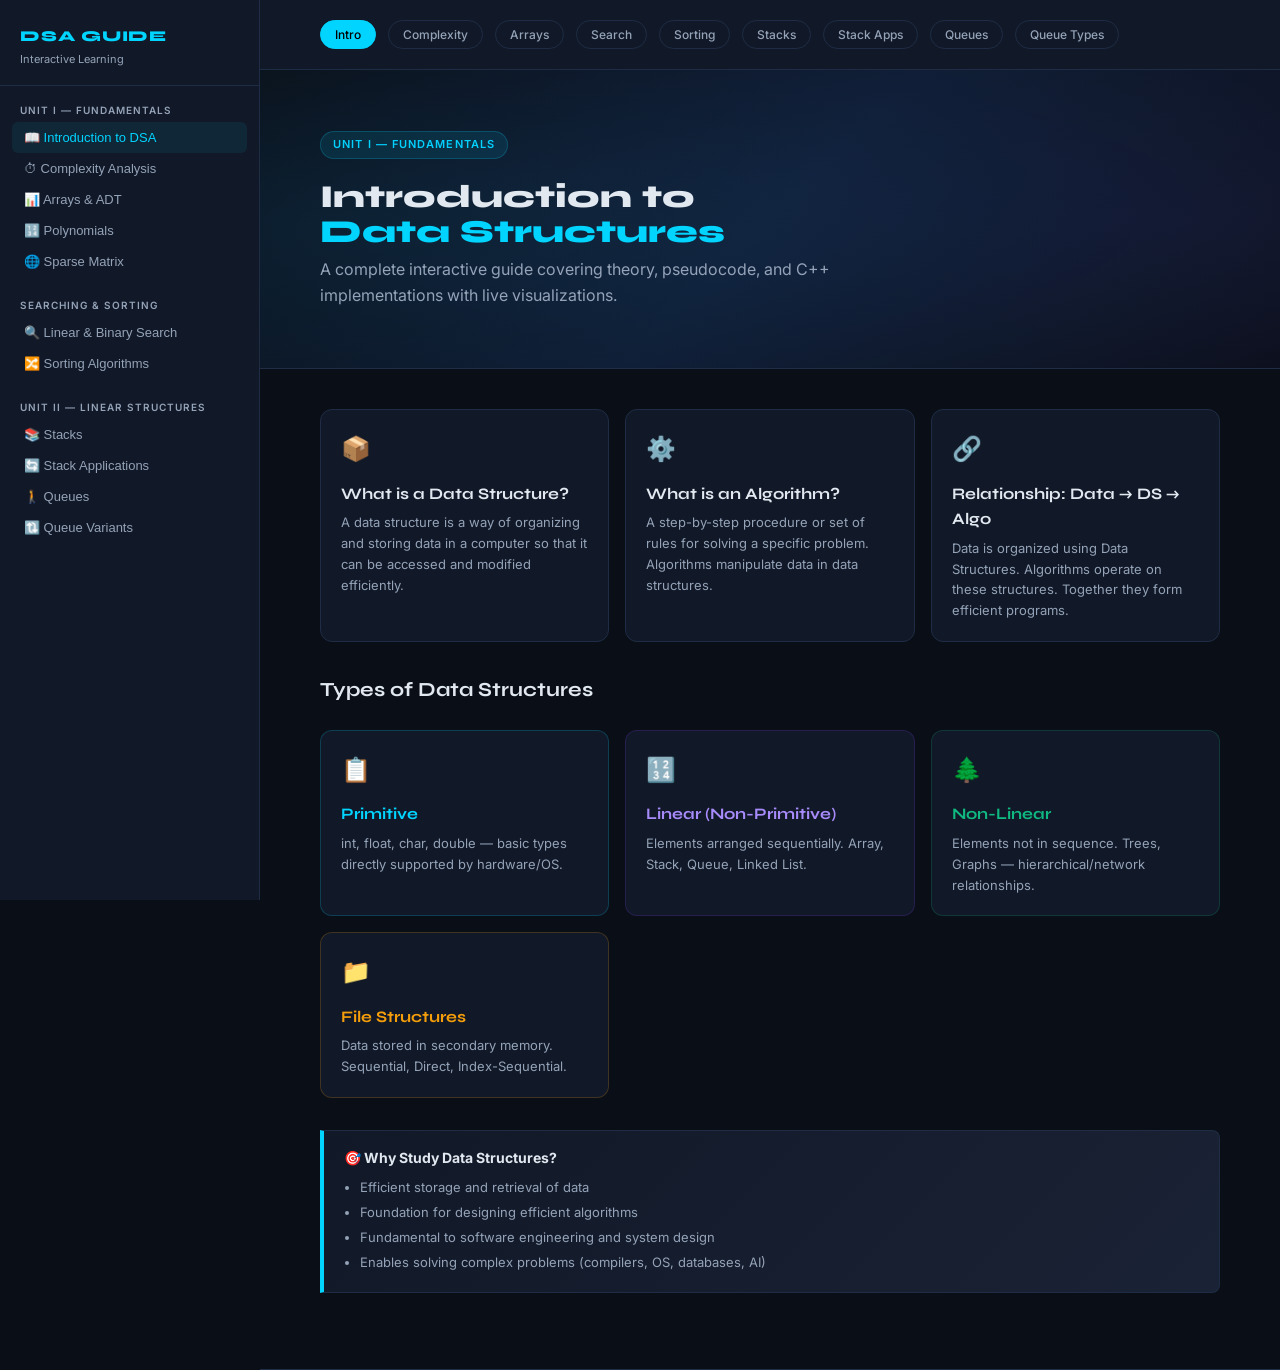
<file: index.html>
<!DOCTYPE html>
<html lang="en">
<head>
<meta charset="UTF-8">
<meta name="viewport" content="width=device-width, initial-scale=1.0">
<title>Data Structures & Algorithms — Interactive Guide</title>
<link href="https://fonts.googleapis.com/css2?family=JetBrains+Mono:wght@400;700&family=Syne:wght@400;600;800&family=Inter:wght@300;400;500&display=swap" rel="stylesheet">
<link rel="stylesheet" href="ds.css">
</head>
<body>

<!-- SIDEBAR -->
<nav id="sidebar">
  <div class="sidebar-header">
    <h1>DSA Guide</h1>
    <p>Interactive Learning</p>
  </div>

  <div class="nav-section">
    <div class="nav-section-title">Unit I — Fundamentals</div>
    <button class="nav-item active" onclick="showSection('intro')">📖 Introduction to DSA</button>
    <button class="nav-item" onclick="showSection('complexity')">⏱ Complexity Analysis</button>
    <button class="nav-item" onclick="showSection('arrays')">📊 Arrays & ADT</button>
    <button class="nav-item" onclick="showSection('polynomial')">🔢 Polynomials</button>
    <button class="nav-item" onclick="showSection('sparse')">🌐 Sparse Matrix</button>
  </div>

  <div class="nav-section">
    <div class="nav-section-title">Searching & Sorting</div>
    <button class="nav-item" onclick="showSection('search')">🔍 Linear & Binary Search</button>
    <button class="nav-item" onclick="showSection('sorting')">🔀 Sorting Algorithms</button>
  </div>

  <div class="nav-section">
    <div class="nav-section-title">Unit II — Linear Structures</div>
    <button class="nav-item" onclick="showSection('stacks')">📚 Stacks</button>
    <button class="nav-item" onclick="showSection('stack-apps')">🔄 Stack Applications</button>
    <button class="nav-item" onclick="showSection('queues')">🚶 Queues</button>
    <button class="nav-item" onclick="showSection('queue-types')">🔃 Queue Variants</button>
  </div>
</nav>

<!-- MAIN CONTENT -->
<div id="main">

<!-- TOP NAV -->
<div class="section-nav">
  <button class="snav-btn active" onclick="showSection('intro')">Intro</button>
  <button class="snav-btn" onclick="showSection('complexity')">Complexity</button>
  <button class="snav-btn" onclick="showSection('arrays')">Arrays</button>
  <button class="snav-btn" onclick="showSection('search')">Search</button>
  <button class="snav-btn" onclick="showSection('sorting')">Sorting</button>
  <button class="snav-btn" onclick="showSection('stacks')">Stacks</button>
  <button class="snav-btn" onclick="showSection('stack-apps')">Stack Apps</button>
  <button class="snav-btn" onclick="showSection('queues')">Queues</button>
  <button class="snav-btn" onclick="showSection('queue-types')">Queue Types</button>
</div>

<!-- ======================== INTRO ======================== -->
<section id="intro" class="section active">
  <div class="hero" style="margin:-60px -60px 40px; padding:60px;">
    <div class="hero-tag">Unit I — Fundamentals</div>
    <h2>Introduction to<br><span>Data Structures</span></h2>
    <p>A complete interactive guide covering theory, pseudocode, and C++ implementations with live visualizations.</p>
  </div>

  <div class="card-grid">
    <div class="card">
      <div class="card-icon">📦</div>
      <h3>What is a Data Structure?</h3>
      <p>A data structure is a way of organizing and storing data in a computer so that it can be accessed and modified efficiently.</p>
    </div>
    <div class="card">
      <div class="card-icon">⚙️</div>
      <h3>What is an Algorithm?</h3>
      <p>A step-by-step procedure or set of rules for solving a specific problem. Algorithms manipulate data in data structures.</p>
    </div>
    <div class="card">
      <div class="card-icon">🔗</div>
      <h3>Relationship: Data → DS → Algo</h3>
      <p>Data is organized using Data Structures. Algorithms operate on these structures. Together they form efficient programs.</p>
    </div>
  </div>

  <h3 style="font-family:'Syne',sans-serif; font-size:20px; margin:32px 0 16px;">Types of Data Structures</h3>
  <div class="card-grid">
    <div class="card" style="border-color:rgba(0,212,255,0.2)">
      <div class="card-icon">📋</div>
      <h3 style="color:var(--accent)">Primitive</h3>
      <p>int, float, char, double — basic types directly supported by hardware/OS.</p>
    </div>
    <div class="card" style="border-color:rgba(124,58,237,0.2)">
      <div class="card-icon">🔢</div>
      <h3 style="color:#a78bfa">Linear (Non-Primitive)</h3>
      <p>Elements arranged sequentially. Array, Stack, Queue, Linked List.</p>
    </div>
    <div class="card" style="border-color:rgba(16,185,129,0.2)">
      <div class="card-icon">🌲</div>
      <h3 style="color:var(--accent3)">Non-Linear</h3>
      <p>Elements not in sequence. Trees, Graphs — hierarchical/network relationships.</p>
    </div>
    <div class="card" style="border-color:rgba(245,158,11,0.2)">
      <div class="card-icon">📁</div>
      <h3 style="color:var(--accent4)">File Structures</h3>
      <p>Data stored in secondary memory. Sequential, Direct, Index-Sequential.</p>
    </div>
  </div>

  <div class="highlight-box" style="margin-top:32px;">
    <h4>🎯 Why Study Data Structures?</h4>
    <ul>
      <li>Efficient storage and retrieval of data</li>
      <li>Foundation for designing efficient algorithms</li>
      <li>Fundamental to software engineering and system design</li>
      <li>Enables solving complex problems (compilers, OS, databases, AI)</li>
    </ul>
  </div>
</section>

<!-- ======================== COMPLEXITY ======================== -->
<section id="complexity" class="section">
  <div class="section-badge badge-yellow">Analysis</div>
  <h2>Algorithm Complexity</h2>
  <p>Measuring how efficient an algorithm is in terms of time and space as input size grows.</p>

  <div class="card-grid">
    <div class="card">
      <div class="card-icon">⏱</div>
      <h3>Time Complexity</h3>
      <p>The amount of time taken by an algorithm as a function of input size <code style="color:var(--accent);font-family:'JetBrains Mono',monospace;">n</code>. Counts number of operations.</p>
    </div>
    <div class="card">
      <div class="card-icon">💾</div>
      <h3>Space Complexity</h3>
      <p>The total amount of memory space required (including auxiliary space) as a function of input size.</p>
    </div>
  </div>

  <h3 style="font-family:'Syne',sans-serif; font-size:20px; margin:32px 0 16px;">Asymptotic Notations</h3>
  <div class="card-grid">
    <div class="card" style="border-color:rgba(16,185,129,0.2)">
      <h3 style="color:var(--accent3)">O (Big-O) — Upper Bound</h3>
      <p>Worst-case scenario. f(n) = O(g(n)) means f grows no faster than g.</p>
      <div style="margin-top:10px; font-family:'JetBrains Mono',monospace; font-size:13px; color:var(--accent3);">Example: O(n²) for bubble sort</div>
    </div>
    <div class="card" style="border-color:rgba(0,212,255,0.2)">
      <h3 style="color:var(--accent)">Ω (Omega) — Lower Bound</h3>
      <p>Best-case scenario. f(n) = Ω(g(n)) means f grows at least as fast as g.</p>
      <div style="margin-top:10px; font-family:'JetBrains Mono',monospace; font-size:13px; color:var(--accent);">Example: Ω(n) for linear search</div>
    </div>
    <div class="card" style="border-color:rgba(124,58,237,0.2)">
      <h3 style="color:#a78bfa">Θ (Theta) — Tight Bound</h3>
      <p>Average-case. f(n) = Θ(g(n)) when both upper and lower bounds are g.</p>
      <div style="margin-top:10px; font-family:'JetBrains Mono',monospace; font-size:13px; color:#a78bfa;">Example: Θ(n log n) for merge sort</div>
    </div>
  </div>

  <h3 style="font-family:'Syne',sans-serif; font-size:20px; margin:32px 0 16px;">Complexity Hierarchy</h3>
  <div style="background:var(--code-bg); border-radius:8px; padding:20px;">
    <div style="display:flex; flex-direction:column; gap:8px;">
      <div style="display:flex; align-items:center; gap:12px;">
        <span style="font-family:'JetBrains Mono',monospace; color:var(--accent3); width:110px; font-size:13px;">O(1)</span>
        <div class="progress-bar" style="flex:1;"><div class="progress-fill" style="width:5%; background:var(--accent3);"></div></div>
        <span style="font-size:12px; color:var(--text2);">Constant — Best</span>
      </div>
      <div style="display:flex; align-items:center; gap:12px;">
        <span style="font-family:'JetBrains Mono',monospace; color:var(--accent3); width:110px; font-size:13px;">O(log n)</span>
        <div class="progress-bar" style="flex:1;"><div class="progress-fill" style="width:15%;background:var(--accent3);"></div></div>
        <span style="font-size:12px; color:var(--text2);">Logarithmic — Excellent</span>
      </div>
      <div style="display:flex; align-items:center; gap:12px;">
        <span style="font-family:'JetBrains Mono',monospace; color:var(--accent); width:110px; font-size:13px;">O(n)</span>
        <div class="progress-bar" style="flex:1;"><div class="progress-fill" style="width:30%;background:var(--accent);"></div></div>
        <span style="font-size:12px; color:var(--text2);">Linear — Good</span>
      </div>
      <div style="display:flex; align-items:center; gap:12px;">
        <span style="font-family:'JetBrains Mono',monospace; color:var(--accent4); width:110px; font-size:13px;">O(n log n)</span>
        <div class="progress-bar" style="flex:1;"><div class="progress-fill" style="width:45%;background:var(--accent4);"></div></div>
        <span style="font-size:12px; color:var(--text2);">Log-Linear — Fair</span>
      </div>
      <div style="display:flex; align-items:center; gap:12px;">
        <span style="font-family:'JetBrains Mono',monospace; color:var(--accent4); width:110px; font-size:13px;">O(n²)</span>
        <div class="progress-bar" style="flex:1;"><div class="progress-fill" style="width:65%;background:var(--accent4);"></div></div>
        <span style="font-size:12px; color:var(--text2);">Quadratic — Poor</span>
      </div>
      <div style="display:flex; align-items:center; gap:12px;">
        <span style="font-family:'JetBrains Mono',monospace; color:var(--accent5); width:110px; font-size:13px;">O(2ⁿ)</span>
        <div class="progress-bar" style="flex:1;"><div class="progress-fill" style="width:90%;background:var(--accent5);"></div></div>
        <span style="font-size:12px; color:var(--text2);">Exponential — Terrible</span>
      </div>
    </div>
  </div>
</section>

<!-- ======================== ARRAYS ======================== -->
<section id="arrays" class="section">
  <div class="section-badge badge-blue">Unit I</div>
  <h2>Arrays & Array ADT</h2>
  <p>Sequential organization of elements of the same type stored in contiguous memory locations.</p>

  <div class="info-box">
    <h4>📌 Key Properties</h4>
    <p>Fixed size • Same data type • Random access O(1) • Contiguous memory • 0-based or 1-based indexing</p>
  </div>

  <div class="viz-box">
    <div class="viz-title">🎮 Array Visualizer</div>
    <div class="viz-controls">
      <input class="viz-input" id="arr-val" type="number" placeholder="value" value="42">
      <input class="viz-input" id="arr-idx" type="number" placeholder="index" value="0" min="0" max="9">
      <button class="viz-btn primary" onclick="arrayInsert()">Insert</button>
      <button class="viz-btn" onclick="arrayDelete()">Delete</button>
      <button class="viz-btn" onclick="arrayAccess()">Access</button>
      <button class="viz-btn" onclick="arrayReset()">Reset</button>
    </div>
    <div class="viz-area" id="array-viz" style="align-items:flex-end; padding-bottom:36px;">
      <div class="array-cell" style="width:48px;height:48px;">12<span class="idx">0</span></div>
      <div class="array-cell" style="width:48px;height:48px;">34<span class="idx">1</span></div>
      <div class="array-cell" style="width:48px;height:48px;">56<span class="idx">2</span></div>
      <div class="array-cell" style="width:48px;height:48px;">78<span class="idx">3</span></div>
      <div class="array-cell" style="width:48px;height:48px;">90<span class="idx">4</span></div>
    </div>
    <div class="viz-msg" id="array-msg">Array initialized with 5 elements. Try inserting or accessing!</div>
  </div>

  <div class="tabs">
    <button class="tab active" onclick="switchTab(this,'arr-tab','arr-theory')">Theory</button>
    <button class="tab" onclick="switchTab(this,'arr-tab','arr-pseudo')">Pseudocode</button>
    <button class="tab" onclick="switchTab(this,'arr-tab','arr-cpp')">C++ Code</button>
  </div>
  <div id="arr-tab">
    <div id="arr-theory" class="tab-content active">
      <div class="highlight-box">
        <h4>Array ADT Operations</h4>
        <ul>
          <li><strong>Access:</strong> A[i] — O(1) direct access via base address + offset</li>
          <li><strong>Insert:</strong> Shift elements right, then place — O(n) worst case</li>
          <li><strong>Delete:</strong> Shift elements left after removal — O(n) worst case</li>
          <li><strong>Search:</strong> Linear O(n) or Binary O(log n) if sorted</li>
          <li><strong>Traverse:</strong> Visit each element — O(n)</li>
        </ul>
      </div>
      <div class="info-box warning">
        <h4>⚠️ Limitations</h4>
        <p>Fixed size once declared, insertion/deletion O(n), wasted memory if underutilized.</p>
      </div>
    </div>
    <div id="arr-pseudo" class="tab-content">
      <div class="code-block">
        <div class="code-header">
          <div style="display:flex;align-items:center;gap:8px;"><div class="code-dots"><div class="code-dot dot-r"></div><div class="code-dot dot-y"></div><div class="code-dot dot-g"></div></div><span>Array ADT — Pseudocode</span></div>
          <button class="copy-btn" onclick="copyCode(this)">copy</button>
        </div>
        <pre><span class="cm">// Array ADT Abstract Definition</span>
<span class="tp">Array</span> A[MAX_SIZE]
<span class="tp">int</span> n = current size

<span class="cm">// ACCESS: Return element at index i</span>
<span class="kw">FUNCTION</span> <span class="fn">Access</span>(A, i):
  <span class="kw">IF</span> i < 0 OR i >= n: <span class="kw">return</span> ERROR
  <span class="kw">return</span> A[i]

<span class="cm">// INSERT: Add x at position pos</span>
<span class="kw">FUNCTION</span> <span class="fn">Insert</span>(A, pos, x):
  <span class="kw">IF</span> n == MAX_SIZE: <span class="kw">return</span> OVERFLOW
  <span class="kw">FOR</span> i = n-1 <span class="kw">DOWNTO</span> pos:
    A[i+1] = A[i]     <span class="cm">// shift right</span>
  A[pos] = x
  n = n + 1

<span class="cm">// DELETE: Remove element at pos</span>
<span class="kw">FUNCTION</span> <span class="fn">Delete</span>(A, pos):
  <span class="kw">IF</span> n == 0: <span class="kw">return</span> UNDERFLOW
  <span class="kw">FOR</span> i = pos <span class="kw">TO</span> n-2:
    A[i] = A[i+1]     <span class="cm">// shift left</span>
  n = n - 1</pre>
      </div>
    </div>
    <div id="arr-cpp" class="tab-content">
      <div class="code-block">
        <div class="code-header">
          <div style="display:flex;align-items:center;gap:8px;"><div class="code-dots"><div class="code-dot dot-r"></div><div class="code-dot dot-y"></div><div class="code-dot dot-g"></div></div><span>array_adt.cpp</span></div>
          <button class="copy-btn" onclick="copyCode(this)">copy</button>
        </div>
        <pre><span class="kw">#include</span> <span class="str">&lt;iostream&gt;</span>
<span class="kw">using namespace</span> std;

<span class="kw">class</span> <span class="tp">ArrayADT</span> {
    <span class="kw">int</span>* arr;
    <span class="kw">int</span> maxSize, n;
<span class="kw">public</span>:
    <span class="fn">ArrayADT</span>(<span class="kw">int</span> size) {
        maxSize = size;
        arr = <span class="kw">new int</span>[size];
        n = <span class="num">0</span>;
    }

    <span class="cm">// O(1) — direct access</span>
    <span class="kw">int</span> <span class="fn">access</span>(<span class="kw">int</span> i) {
        <span class="kw">if</span>(i < <span class="num">0</span> || i >= n) <span class="kw">throw</span> <span class="fn">runtime_error</span>(<span class="str">"Index out of bounds"</span>);
        <span class="kw">return</span> arr[i];
    }

    <span class="cm">// O(n) — shift elements right</span>
    <span class="kw">void</span> <span class="fn">insert</span>(<span class="kw">int</span> pos, <span class="kw">int</span> x) {
        <span class="kw">if</span>(n == maxSize) { cout << <span class="str">"Overflow!\n"</span>; <span class="kw">return</span>; }
        <span class="kw">for</span>(<span class="kw">int</span> i = n-<span class="num">1</span>; i >= pos; i--)
            arr[i+<span class="num">1</span>] = arr[i];
        arr[pos] = x;
        n++;
    }

    <span class="cm">// O(n) — shift elements left</span>
    <span class="kw">void</span> <span class="fn">remove</span>(<span class="kw">int</span> pos) {
        <span class="kw">if</span>(n == <span class="num">0</span>) { cout << <span class="str">"Underflow!\n"</span>; <span class="kw">return</span>; }
        <span class="kw">for</span>(<span class="kw">int</span> i = pos; i < n-<span class="num">1</span>; i++)
            arr[i] = arr[i+<span class="num">1</span>];
        n--;
    }

    <span class="kw">void</span> <span class="fn">display</span>() {
        <span class="kw">for</span>(<span class="kw">int</span> i = <span class="num">0</span>; i < n; i++)
            cout << arr[i] << <span class="str">" "</span>;
        cout << endl;
    }

    ~<span class="fn">ArrayADT</span>() { <span class="kw">delete</span>[] arr; }
};

<span class="kw">int</span> <span class="fn">main</span>() {
    <span class="tp">ArrayADT</span> a(<span class="num">10</span>);
    a.<span class="fn">insert</span>(<span class="num">0</span>, <span class="num">10</span>); a.<span class="fn">insert</span>(<span class="num">1</span>, <span class="num">20</span>); a.<span class="fn">insert</span>(<span class="num">2</span>, <span class="num">30</span>);
    a.<span class="fn">display</span>();    <span class="cm">// 10 20 30</span>
    a.<span class="fn">remove</span>(<span class="num">1</span>);
    a.<span class="fn">display</span>();    <span class="cm">// 10 30</span>
    cout << a.<span class="fn">access</span>(<span class="num">0</span>) << endl; <span class="cm">// 10</span>
}</pre>
      </div>
    </div>
  </div>
</section>

<!-- ======================== POLYNOMIAL ======================== -->
<section id="polynomial" class="section">
  <div class="section-badge badge-purple">Unit I</div>
  <h2>Single Variable Polynomial</h2>
  <p>Representing and manipulating polynomials like 3x³ + 2x² - 5x + 1 using arrays.</p>
  <div class="info-box">
    <h4>📐 Representation</h4>
    <p>A polynomial of degree n is stored as array where index = exponent, value = coefficient. p[i] = coefficient of xⁱ</p>
  </div>
  <div class="code-block">
    <div class="code-header"><div style="display:flex;align-items:center;gap:8px;"><div class="code-dots"><div class="code-dot dot-r"></div><div class="code-dot dot-y"></div><div class="code-dot dot-g"></div></div><span>polynomial.cpp</span></div><button class="copy-btn" onclick="copyCode(this)">copy</button></div>
    <pre><span class="kw">#include</span> <span class="str">&lt;iostream&gt;</span>
<span class="kw">using namespace</span> std;

<span class="kw">const int</span> MAX = <span class="num">10</span>;

<span class="cm">// Evaluate polynomial using Horner's method: O(n)</span>
<span class="kw">double</span> <span class="fn">evaluate</span>(<span class="kw">int</span> p[], <span class="kw">int</span> deg, <span class="kw">double</span> x) {
    <span class="kw">double</span> result = p[deg];
    <span class="kw">for</span>(<span class="kw">int</span> i = deg-<span class="num">1</span>; i >= <span class="num">0</span>; i--)
        result = result * x + p[i];
    <span class="kw">return</span> result;
}

<span class="cm">// Add two polynomials: O(max(m,n))</span>
<span class="kw">void</span> <span class="fn">addPoly</span>(<span class="kw">int</span> a[], <span class="kw">int</span> da, <span class="kw">int</span> b[], <span class="kw">int</span> db, <span class="kw">int</span> c[]) {
    <span class="kw">int</span> maxDeg = max(da, db);
    <span class="kw">for</span>(<span class="kw">int</span> i = <span class="num">0</span>; i <= maxDeg; i++) {
        <span class="kw">int</span> ca = (i <= da) ? a[i] : <span class="num">0</span>;
        <span class="kw">int</span> cb = (i <= db) ? b[i] : <span class="num">0</span>;
        c[i] = ca + cb;
    }
}

<span class="cm">// Multiply two polynomials: O(m*n)</span>
<span class="kw">void</span> <span class="fn">multiplyPoly</span>(<span class="kw">int</span> a[], <span class="kw">int</span> da, <span class="kw">int</span> b[], <span class="kw">int</span> db, <span class="kw">int</span> c[]) {
    <span class="kw">int</span> dc = da + db;
    <span class="kw">for</span>(<span class="kw">int</span> i = <span class="num">0</span>; i <= dc; i++) c[i] = <span class="num">0</span>;
    <span class="kw">for</span>(<span class="kw">int</span> i = <span class="num">0</span>; i <= da; i++)
        <span class="kw">for</span>(<span class="kw">int</span> j = <span class="num">0</span>; j <= db; j++)
            c[i+j] += a[i] * b[j];
}

<span class="kw">void</span> <span class="fn">display</span>(<span class="kw">int</span> p[], <span class="kw">int</span> deg) {
    <span class="kw">for</span>(<span class="kw">int</span> i = deg; i >= <span class="num">0</span>; i--) {
        <span class="kw">if</span>(p[i] != <span class="num">0</span>) {
            cout << p[i];
            <span class="kw">if</span>(i > <span class="num">0</span>) cout << <span class="str">"x^"</span> << i << <span class="str">"+"</span>;
        }
    }
    cout << endl;
}

<span class="kw">int</span> <span class="fn">main</span>() {
    <span class="cm">// A = 3x^2 + 2x + 1</span>
    <span class="kw">int</span> A[] = {<span class="num">1</span>, <span class="num">2</span>, <span class="num">3</span>}; <span class="kw">int</span> da = <span class="num">2</span>;
    <span class="cm">// B = x + 4</span>
    <span class="kw">int</span> B[] = {<span class="num">4</span>, <span class="num">1</span>}; <span class="kw">int</span> db = <span class="num">1</span>;
    <span class="kw">int</span> C[MAX] = {}, D[MAX] = {};

    <span class="fn">addPoly</span>(A, da, B, db, C);      <span class="fn">display</span>(C, <span class="num">2</span>);  <span class="cm">// 3x^2+3x+5</span>
    <span class="fn">multiplyPoly</span>(A, da, B, db, D); <span class="fn">display</span>(D, <span class="num">3</span>);  <span class="cm">// 3x^3+14x^2+9x+4</span>
    cout << <span class="fn">evaluate</span>(A, da, <span class="num">2.0</span>);                 <span class="cm">// A(2)=17</span>
}</pre>
  </div>
</section>

<!-- ======================== SPARSE MATRIX ======================== -->
<section id="sparse" class="section">
  <div class="section-badge badge-green">Unit I</div>
  <h2>Sparse Matrix</h2>
  <p>A matrix where most elements are zero. Storing all elements wastes memory — we store only non-zero elements.</p>
  <div class="card-grid">
    <div class="card">
      <h3>Problem</h3>
      <p>A 1000×1000 matrix with only 500 non-zero elements wastes ~4MB storing zeros. Sparse representation needs only ~6KB.</p>
    </div>
    <div class="card">
      <h3>Representation (Triplet)</h3>
      <p>Store each non-zero as triplet: (row, col, value). First row stores (rows, cols, total_non_zeros).</p>
    </div>
  </div>
  <div class="code-block">
    <div class="code-header"><div style="display:flex;align-items:center;gap:8px;"><div class="code-dots"><div class="code-dot dot-r"></div><div class="code-dot dot-y"></div><div class="code-dot dot-g"></div></div><span>sparse_matrix.cpp</span></div><button class="copy-btn" onclick="copyCode(this)">copy</button></div>
    <pre><span class="kw">#include</span> <span class="str">&lt;iostream&gt;</span>
<span class="kw">using namespace</span> std;

<span class="kw">struct</span> <span class="tp">Triplet</span> { <span class="kw">int</span> row, col, val; };

<span class="kw">class</span> <span class="tp">SparseMatrix</span> {
    <span class="tp">Triplet</span> data[<span class="num">100</span>];
    <span class="kw">int</span> rows, cols, nnz; <span class="cm">// non-zero count</span>
<span class="kw">public</span>:
    <span class="fn">SparseMatrix</span>(<span class="kw">int</span> r, <span class="kw">int</span> c) : rows(r), cols(c), nnz(<span class="num">0</span>) {}

    <span class="kw">void</span> <span class="fn">insert</span>(<span class="kw">int</span> r, <span class="kw">int</span> c, <span class="kw">int</span> v) {
        <span class="kw">if</span>(v != <span class="num">0</span>) data[nnz++] = {r, c, v};
    }

    <span class="cm">// Transpose: swap row/col indices</span>
    <span class="tp">SparseMatrix</span> <span class="fn">transpose</span>() {
        <span class="tp">SparseMatrix</span> T(cols, rows);
        <span class="kw">for</span>(<span class="kw">int</span> i = <span class="num">0</span>; i < nnz; i++)
            T.<span class="fn">insert</span>(data[i].col, data[i].row, data[i].val);
        <span class="kw">return</span> T;
    }

    <span class="cm">// Add two sparse matrices</span>
    <span class="tp">SparseMatrix</span> <span class="fn">add</span>(<span class="tp">SparseMatrix</span>& B) {
        <span class="tp">SparseMatrix</span> C(rows, cols);
        <span class="kw">int</span> temp[<span class="num">10</span>][<span class="num">10</span>] = {};
        <span class="kw">for</span>(<span class="kw">int</span> i = <span class="num">0</span>; i < nnz; i++)
            temp[data[i].row][data[i].col] += data[i].val;
        <span class="kw">for</span>(<span class="kw">int</span> i = <span class="num">0</span>; i < B.nnz; i++)
            temp[B.data[i].row][B.data[i].col] += B.data[i].val;
        <span class="kw">for</span>(<span class="kw">int</span> i = <span class="num">0</span>; i < rows; i++)
            <span class="kw">for</span>(<span class="kw">int</span> j = <span class="num">0</span>; j < cols; j++)
                <span class="kw">if</span>(temp[i][j]) C.<span class="fn">insert</span>(i, j, temp[i][j]);
        <span class="kw">return</span> C;
    }

    <span class="kw">void</span> <span class="fn">display</span>() {
        cout << <span class="str">"Row\tCol\tVal\n"</span>;
        <span class="kw">for</span>(<span class="kw">int</span> i = <span class="num">0</span>; i < nnz; i++)
            cout << data[i].row << <span class="str">"\t"</span> << data[i].col << <span class="str">"\t"</span> << data[i].val << <span class="str">"\n"</span>;
    }
};</pre>
  </div>
</section>

<!-- ======================== SEARCH ======================== -->
<section id="search" class="section">
  <div class="section-badge badge-blue">Searching</div>
  <h2>Linear & Binary Search</h2>
  <p>Finding an element's position in a collection — the most fundamental operation in CS.</p>

  <div class="viz-box">
    <div class="viz-title">🔍 Search Visualizer</div>
    <div class="viz-controls">
      <input class="viz-input" id="search-target" type="number" placeholder="target" value="56" style="width:100px;">
      <button class="viz-btn primary" onclick="runLinearSearch()">Linear Search</button>
      <button class="viz-btn" onclick="runBinarySearch()">Binary Search</button>
      <button class="viz-btn" onclick="resetSearch()">Reset</button>
      <div class="speed-control">⚡ Speed: <input type="range" id="search-speed" min="1" max="10" value="5"> </div>
    </div>
    <div class="viz-area" id="search-viz" style="align-items:flex-end; padding-bottom:36px;"></div>
    <div class="viz-msg" id="search-msg">Enter a target value and choose a search algorithm.</div>
  </div>

  <div class="card-grid">
    <div class="card" style="border-color:rgba(0,212,255,0.2)">
      <h3 style="color:var(--accent)">Linear Search</h3>
      <p>Check each element one by one from left to right until target found or array exhausted.</p>
      <div style="margin-top:12px;">
        <div style="font-size:12px; color:var(--text2); margin-bottom:4px;">Time Complexity:</div>
        <div style="font-family:'JetBrains Mono',monospace; font-size:13px;">Best: O(1) | Worst/Avg: O(n)</div>
      </div>
    </div>
    <div class="card" style="border-color:rgba(16,185,129,0.2)">
      <h3 style="color:var(--accent3)">Binary Search</h3>
      <p>Requires sorted array. Repeatedly halve the search space by comparing with middle element.</p>
      <div style="margin-top:12px;">
        <div style="font-size:12px; color:var(--text2); margin-bottom:4px;">Time Complexity:</div>
        <div style="font-family:'JetBrains Mono',monospace; font-size:13px;">Best: O(1) | Worst/Avg: O(log n)</div>
      </div>
    </div>
  </div>

  <div class="tabs">
    <button class="tab active" onclick="switchTab(this,'search-tab','search-pseudo')">Pseudocode</button>
    <button class="tab" onclick="switchTab(this,'search-tab','search-cpp')">C++ Code</button>
  </div>
  <div id="search-tab">
    <div id="search-pseudo" class="tab-content active">
      <div class="code-block">
        <div class="code-header"><div style="display:flex;align-items:center;gap:8px;"><div class="code-dots"><div class="code-dot dot-r"></div><div class="code-dot dot-y"></div><div class="code-dot dot-g"></div></div><span>Pseudocode</span></div><button class="copy-btn" onclick="copyCode(this)">copy</button></div>
        <pre><span class="cm">// LINEAR SEARCH</span>
<span class="kw">FUNCTION</span> <span class="fn">LinearSearch</span>(A[0..n-1], target):
  <span class="kw">FOR</span> i = 0 <span class="kw">TO</span> n-1:
    <span class="kw">IF</span> A[i] == target: <span class="kw">RETURN</span> i
  <span class="kw">RETURN</span> -1   <span class="cm">// not found</span>

<span class="cm">// BINARY SEARCH (requires sorted array)</span>
<span class="kw">FUNCTION</span> <span class="fn">BinarySearch</span>(A[0..n-1], target):
  low = 0, high = n-1
  <span class="kw">WHILE</span> low <= high:
    mid = (low + high) / 2
    <span class="kw">IF</span> A[mid] == target: <span class="kw">RETURN</span> mid
    <span class="kw">ELSE IF</span> A[mid] < target: low = mid + 1
    <span class="kw">ELSE</span>: high = mid - 1
  <span class="kw">RETURN</span> -1   <span class="cm">// not found</span></pre>
      </div>
    </div>
    <div id="search-cpp" class="tab-content">
      <div class="code-block">
        <div class="code-header"><div style="display:flex;align-items:center;gap:8px;"><div class="code-dots"><div class="code-dot dot-r"></div><div class="code-dot dot-y"></div><div class="code-dot dot-g"></div></div><span>search.cpp</span></div><button class="copy-btn" onclick="copyCode(this)">copy</button></div>
        <pre><span class="kw">#include</span> <span class="str">&lt;iostream&gt;</span>
<span class="kw">using namespace</span> std;

<span class="cm">// Linear Search — O(n)</span>
<span class="kw">int</span> <span class="fn">linearSearch</span>(<span class="kw">int</span> arr[], <span class="kw">int</span> n, <span class="kw">int</span> target) {
    <span class="kw">for</span>(<span class="kw">int</span> i = <span class="num">0</span>; i < n; i++)
        <span class="kw">if</span>(arr[i] == target) <span class="kw">return</span> i;
    <span class="kw">return</span> -<span class="num">1</span>;
}

<span class="cm">// Binary Search — O(log n), array must be sorted</span>
<span class="kw">int</span> <span class="fn">binarySearch</span>(<span class="kw">int</span> arr[], <span class="kw">int</span> n, <span class="kw">int</span> target) {
    <span class="kw">int</span> low = <span class="num">0</span>, high = n - <span class="num">1</span>;
    <span class="kw">while</span>(low <= high) {
        <span class="kw">int</span> mid = low + (high - low) / <span class="num">2</span>; <span class="cm">// avoids overflow</span>
        <span class="kw">if</span>(arr[mid] == target) <span class="kw">return</span> mid;
        <span class="kw">else if</span>(arr[mid] < target) low = mid + <span class="num">1</span>;
        <span class="kw">else</span> high = mid - <span class="num">1</span>;
    }
    <span class="kw">return</span> -<span class="num">1</span>;
}

<span class="kw">int</span> <span class="fn">main</span>() {
    <span class="kw">int</span> arr[] = {<span class="num">2</span>, <span class="num">5</span>, <span class="num">8</span>, <span class="num">12</span>, <span class="num">16</span>, <span class="num">23</span>, <span class="num">38</span>, <span class="num">56</span>, <span class="num">72</span>, <span class="num">91</span>};
    <span class="kw">int</span> n = <span class="num">10</span>;
    cout << <span class="fn">linearSearch</span>(arr, n, <span class="num">23</span>) << endl; <span class="cm">// 5</span>
    cout << <span class="fn">binarySearch</span>(arr, n, <span class="num">56</span>) << endl; <span class="cm">// 7</span>
}</pre>
      </div>
    </div>
  </div>
</section>

<!-- ======================== SORTING ======================== -->
<section id="sorting" class="section">
  <div class="section-badge badge-yellow">Sorting</div>
  <h2>Sorting Algorithms</h2>
  <p>Arranging elements in ascending or descending order. Fundamental to efficient computing.</p>

  <div class="viz-box">
    <div class="viz-title">🎮 Sorting Visualizer</div>
    <div class="viz-controls">
      <button class="viz-btn primary" onclick="runSort('bubble')">Bubble Sort</button>
      <button class="viz-btn" onclick="runSort('insertion')">Insertion Sort</button>
      <button class="viz-btn" onclick="runSort('selection')">Selection Sort</button>
      <button class="viz-btn" onclick="runSort('quick')">Quick Sort</button>
      <button class="viz-btn" onclick="resetSort()">New Array</button>
      <div class="speed-control">⚡ <input type="range" id="sort-speed" min="1" max="10" value="5" style="width:60px;"></div>
    </div>
    <div class="viz-area" id="sort-viz" style="align-items:flex-end; padding-bottom:36px; min-height:140px;"></div>
    <div class="viz-msg" id="sort-msg">Click a sort algorithm to watch it work step by step!</div>
  </div>

  <table class="complexity-table">
    <tr>
      <th>Algorithm</th><th>Best</th><th>Average</th><th>Worst</th><th>Space</th><th>Stable</th>
    </tr>
    <tr>
      <td>Bubble Sort</td>
      <td class="best">O(n)</td><td class="avg">O(n²)</td><td class="worst">O(n²)</td>
      <td>O(1)</td><td>✅ Yes</td>
    </tr>
    <tr>
      <td>Selection Sort</td>
      <td class="avg">O(n²)</td><td class="avg">O(n²)</td><td class="worst">O(n²)</td>
      <td>O(1)</td><td>❌ No</td>
    </tr>
    <tr>
      <td>Insertion Sort</td>
      <td class="best">O(n)</td><td class="avg">O(n²)</td><td class="worst">O(n²)</td>
      <td>O(1)</td><td>✅ Yes</td>
    </tr>
    <tr>
      <td>Quick Sort</td>
      <td class="best">O(n log n)</td><td class="best">O(n log n)</td><td class="worst">O(n²)</td>
      <td>O(log n)</td><td>❌ No</td>
    </tr>
  </table>

  <div class="tabs">
    <button class="tab active" onclick="switchTab(this,'sort-tab','sort-bubble')">Bubble</button>
    <button class="tab" onclick="switchTab(this,'sort-tab','sort-insertion')">Insertion</button>
    <button class="tab" onclick="switchTab(this,'sort-tab','sort-selection')">Selection</button>
    <button class="tab" onclick="switchTab(this,'sort-tab','sort-quick')">Quick</button>
  </div>
  <div id="sort-tab">
    <div id="sort-bubble" class="tab-content active">
      <div class="highlight-box">
        <h4>💭 Bubble Sort — Theory</h4>
        <p>Repeatedly swap adjacent elements that are in wrong order. Largest element "bubbles up" to end each pass. Optimized version stops early if no swaps in a pass.</p>
      </div>
      <div class="code-block">
        <div class="code-header"><div style="display:flex;align-items:center;gap:8px;"><div class="code-dots"><div class="code-dot dot-r"></div><div class="code-dot dot-y"></div><div class="code-dot dot-g"></div></div><span>bubble_sort.cpp</span></div><button class="copy-btn" onclick="copyCode(this)">copy</button></div>
        <pre><span class="kw">void</span> <span class="fn">bubbleSort</span>(<span class="kw">int</span> arr[], <span class="kw">int</span> n) {
    <span class="kw">for</span>(<span class="kw">int</span> i = <span class="num">0</span>; i < n-<span class="num">1</span>; i++) {
        <span class="kw">bool</span> swapped = <span class="kw">false</span>;
        <span class="kw">for</span>(<span class="kw">int</span> j = <span class="num">0</span>; j < n-i-<span class="num">1</span>; j++) {
            <span class="kw">if</span>(arr[j] > arr[j+<span class="num">1</span>]) {
                swap(arr[j], arr[j+<span class="num">1</span>]);
                swapped = <span class="kw">true</span>;
            }
        }
        <span class="kw">if</span>(!swapped) <span class="kw">break</span>; <span class="cm">// already sorted</span>
    }
}
<span class="cm">// Time: O(n²) avg/worst  | Space: O(1)</span></pre>
      </div>
    </div>
    <div id="sort-insertion" class="tab-content">
      <div class="highlight-box">
        <h4>💭 Insertion Sort — Theory</h4>
        <p>Like sorting playing cards in hand. Pick one card at a time and insert it in correct position among already-sorted cards. Efficient for nearly-sorted arrays.</p>
      </div>
      <div class="code-block">
        <div class="code-header"><div style="display:flex;align-items:center;gap:8px;"><div class="code-dots"><div class="code-dot dot-r"></div><div class="code-dot dot-y"></div><div class="code-dot dot-g"></div></div><span>insertion_sort.cpp</span></div><button class="copy-btn" onclick="copyCode(this)">copy</button></div>
        <pre><span class="kw">void</span> <span class="fn">insertionSort</span>(<span class="kw">int</span> arr[], <span class="kw">int</span> n) {
    <span class="kw">for</span>(<span class="kw">int</span> i = <span class="num">1</span>; i < n; i++) {
        <span class="kw">int</span> key = arr[i];
        <span class="kw">int</span> j = i - <span class="num">1</span>;
        <span class="cm">// shift elements greater than key</span>
        <span class="kw">while</span>(j >= <span class="num">0</span> && arr[j] > key) {
            arr[j+<span class="num">1</span>] = arr[j];
            j--;
        }
        arr[j+<span class="num">1</span>] = key; <span class="cm">// place key in correct spot</span>
    }
}
<span class="cm">// Time: O(n) best, O(n²) avg/worst | Space: O(1)</span></pre>
      </div>
    </div>
    <div id="sort-selection" class="tab-content">
      <div class="highlight-box">
        <h4>💭 Selection Sort — Theory</h4>
        <p>Find the minimum element in unsorted portion and swap it to the front. Simple but always O(n²) — never better than worst case.</p>
      </div>
      <div class="code-block">
        <div class="code-header"><div style="display:flex;align-items:center;gap:8px;"><div class="code-dots"><div class="code-dot dot-r"></div><div class="code-dot dot-y"></div><div class="code-dot dot-g"></div></div><span>selection_sort.cpp</span></div><button class="copy-btn" onclick="copyCode(this)">copy</button></div>
        <pre><span class="kw">void</span> <span class="fn">selectionSort</span>(<span class="kw">int</span> arr[], <span class="kw">int</span> n) {
    <span class="kw">for</span>(<span class="kw">int</span> i = <span class="num">0</span>; i < n-<span class="num">1</span>; i++) {
        <span class="kw">int</span> minIdx = i;
        <span class="cm">// find minimum in unsorted portion</span>
        <span class="kw">for</span>(<span class="kw">int</span> j = i+<span class="num">1</span>; j < n; j++)
            <span class="kw">if</span>(arr[j] < arr[minIdx]) minIdx = j;
        swap(arr[i], arr[minIdx]); <span class="cm">// place min at front</span>
    }
}
<span class="cm">// Time: O(n²) always | Space: O(1)</span></pre>
      </div>
    </div>
    <div id="sort-quick" class="tab-content">
      <div class="highlight-box">
        <h4>💭 Quick Sort — Theory</h4>
        <p>Divide and conquer. Choose a pivot, partition array so elements less than pivot go left, greater go right. Recursively sort partitions. Average O(n log n) but O(n²) worst case.</p>
      </div>
      <div class="code-block">
        <div class="code-header"><div style="display:flex;align-items:center;gap:8px;"><div class="code-dots"><div class="code-dot dot-r"></div><div class="code-dot dot-y"></div><div class="code-dot dot-g"></div></div><span>quick_sort.cpp</span></div><button class="copy-btn" onclick="copyCode(this)">copy</button></div>
        <pre><span class="kw">int</span> <span class="fn">partition</span>(<span class="kw">int</span> arr[], <span class="kw">int</span> low, <span class="kw">int</span> high) {
    <span class="kw">int</span> pivot = arr[high]; <span class="cm">// last element as pivot</span>
    <span class="kw">int</span> i = low - <span class="num">1</span>;       <span class="cm">// smaller element index</span>
    <span class="kw">for</span>(<span class="kw">int</span> j = low; j < high; j++) {
        <span class="kw">if</span>(arr[j] <= pivot) {
            i++;
            swap(arr[i], arr[j]);
        }
    }
    swap(arr[i+<span class="num">1</span>], arr[high]); <span class="cm">// place pivot correctly</span>
    <span class="kw">return</span> i + <span class="num">1</span>;
}

<span class="kw">void</span> <span class="fn">quickSort</span>(<span class="kw">int</span> arr[], <span class="kw">int</span> low, <span class="kw">int</span> high) {
    <span class="kw">if</span>(low < high) {
        <span class="kw">int</span> pi = <span class="fn">partition</span>(arr, low, high);
        <span class="fn">quickSort</span>(arr, low, pi - <span class="num">1</span>);
        <span class="fn">quickSort</span>(arr, pi + <span class="num">1</span>, high);
    }
}
<span class="cm">// Time: O(n log n) avg | O(n²) worst | Space: O(log n)</span></pre>
      </div>
    </div>
  </div>
</section>

<!-- ======================== STACKS ======================== -->
<section id="stacks" class="section">
  <div class="section-badge badge-purple">Unit II</div>
  <h2>Stacks</h2>
  <p>A LIFO (Last In, First Out) linear data structure. Think of a stack of plates — you can only add/remove from the top.</p>

  <div class="card-grid">
    <div class="card">
      <div class="card-icon">📌</div>
      <h3>LIFO Principle</h3>
      <p>Last element inserted is the first to be removed. Only top of stack is accessible.</p>
    </div>
    <div class="card">
      <div class="card-icon">⚡</div>
      <h3>All Ops O(1)</h3>
      <p>Push, Pop, Peek, isEmpty are all constant time — no shifting needed.</p>
    </div>
    <div class="card">
      <div class="card-icon">🔧</div>
      <h3>Applications</h3>
      <p>Expression evaluation, function call management, undo operations, backtracking.</p>
    </div>
  </div>

  <div class="viz-box">
    <div class="viz-title">🎮 Stack Visualizer</div>
    <div class="viz-controls">
      <input class="viz-input" id="stack-val" type="number" placeholder="value" value="42">
      <button class="viz-btn primary" onclick="stackPush()">Push</button>
      <button class="viz-btn" onclick="stackPop()">Pop</button>
      <button class="viz-btn" onclick="stackPeek()">Peek</button>
      <button class="viz-btn" onclick="resetStack()">Reset</button>
    </div>
    <div style="display:flex; gap:20px; align-items:flex-start;">
      <div>
        <div style="font-size:11px; color:var(--text2); margin-bottom:8px; text-align:center;">Stack (top →)</div>
        <div class="stack-viz" id="stack-viz">
          <div class="stack-base"></div>
          <span class="stack-empty">Empty stack</span>
        </div>
      </div>
      <div style="flex:1;">
        <div class="viz-msg" id="stack-msg">Stack is ready. Push elements to begin!</div>
        <div style="margin-top:12px; background:var(--code-bg); border-radius:8px; padding:12px;">
          <div style="font-size:11px; color:var(--text2); margin-bottom:8px;">Stack State</div>
          <div style="display:flex; gap:16px; font-family:'JetBrains Mono',monospace; font-size:12px;">
            <div>Size: <span id="stack-size" style="color:var(--accent)">0</span></div>
            <div>Top: <span id="stack-top-val" style="color:var(--accent4)">-</span></div>
            <div>Empty: <span id="stack-empty-flag" style="color:var(--accent3)">Yes</span></div>
          </div>
        </div>
      </div>
    </div>
  </div>

  <div class="tabs">
    <button class="tab active" onclick="switchTab(this,'stack-tab','stack-pseudo')">Pseudocode</button>
    <button class="tab" onclick="switchTab(this,'stack-tab','stack-cpp')">C++ Code</button>
  </div>
  <div id="stack-tab">
    <div id="stack-pseudo" class="tab-content active">
      <div class="code-block">
        <div class="code-header"><div style="display:flex;align-items:center;gap:8px;"><div class="code-dots"><div class="code-dot dot-r"></div><div class="code-dot dot-y"></div><div class="code-dot dot-g"></div></div><span>Stack — Pseudocode</span></div><button class="copy-btn" onclick="copyCode(this)">copy</button></div>
        <pre><span class="kw">INITIALIZE</span>: Stack S, top = -1, MAX_SIZE = n

<span class="kw">FUNCTION</span> <span class="fn">Push</span>(S, x):
  <span class="kw">IF</span> top == MAX_SIZE-1: ERROR "Stack Overflow"
  top = top + 1
  S[top] = x

<span class="kw">FUNCTION</span> <span class="fn">Pop</span>(S):
  <span class="kw">IF</span> top == -1: ERROR "Stack Underflow"
  x = S[top]
  top = top - 1
  <span class="kw">RETURN</span> x

<span class="kw">FUNCTION</span> <span class="fn">Peek</span>(S):
  <span class="kw">IF</span> top == -1: ERROR "Stack Empty"
  <span class="kw">RETURN</span> S[top]

<span class="kw">FUNCTION</span> <span class="fn">isEmpty</span>(S): <span class="kw">RETURN</span> top == -1
<span class="kw">FUNCTION</span> <span class="fn">isFull</span>(S): <span class="kw">RETURN</span> top == MAX_SIZE-1</pre>
      </div>
    </div>
    <div id="stack-cpp" class="tab-content">
      <div class="code-block">
        <div class="code-header"><div style="display:flex;align-items:center;gap:8px;"><div class="code-dots"><div class="code-dot dot-r"></div><div class="code-dot dot-y"></div><div class="code-dot dot-g"></div></div><span>stack.cpp</span></div><button class="copy-btn" onclick="copyCode(this)">copy</button></div>
        <pre><span class="kw">#include</span> <span class="str">&lt;iostream&gt;</span>
<span class="kw">using namespace</span> std;

<span class="kw">class</span> <span class="tp">Stack</span> {
    <span class="kw">int</span>* arr;
    <span class="kw">int</span> top, maxSize;
<span class="kw">public</span>:
    <span class="fn">Stack</span>(<span class="kw">int</span> size) : maxSize(size), top(-<span class="num">1</span>) {
        arr = <span class="kw">new int</span>[size];
    }

    <span class="kw">bool</span> <span class="fn">isEmpty</span>() { <span class="kw">return</span> top == -<span class="num">1</span>; }
    <span class="kw">bool</span> <span class="fn">isFull</span>()  { <span class="kw">return</span> top == maxSize-<span class="num">1</span>; }

    <span class="cm">// O(1)</span>
    <span class="kw">void</span> <span class="fn">push</span>(<span class="kw">int</span> x) {
        <span class="kw">if</span>(<span class="fn">isFull</span>()) { cout << <span class="str">"Overflow!\n"</span>; <span class="kw">return</span>; }
        arr[++top] = x;
    }

    <span class="cm">// O(1)</span>
    <span class="kw">int</span> <span class="fn">pop</span>() {
        <span class="kw">if</span>(<span class="fn">isEmpty</span>()) { cout << <span class="str">"Underflow!\n"</span>; <span class="kw">return</span> -<span class="num">1</span>; }
        <span class="kw">return</span> arr[top--];
    }

    <span class="cm">// O(1)</span>
    <span class="kw">int</span> <span class="fn">peek</span>() {
        <span class="kw">if</span>(<span class="fn">isEmpty</span>()) { cout << <span class="str">"Empty!\n"</span>; <span class="kw">return</span> -<span class="num">1</span>; }
        <span class="kw">return</span> arr[top];
    }

    ~<span class="fn">Stack</span>() { <span class="kw">delete</span>[] arr; }
};

<span class="kw">int</span> <span class="fn">main</span>() {
    <span class="tp">Stack</span> s(<span class="num">5</span>);
    s.<span class="fn">push</span>(<span class="num">10</span>); s.<span class="fn">push</span>(<span class="num">20</span>); s.<span class="fn">push</span>(<span class="num">30</span>);
    cout << s.<span class="fn">peek</span>() << endl; <span class="cm">// 30</span>
    cout << s.<span class="fn">pop</span>()  << endl; <span class="cm">// 30</span>
    cout << s.<span class="fn">peek</span>() << endl; <span class="cm">// 20</span>
}</pre>
      </div>
    </div>
  </div>
</section>

<!-- ======================== STACK APPS ======================== -->
<section id="stack-apps" class="section">
  <div class="section-badge badge-red">Stack Applications</div>
  <h2>Stack Applications</h2>
  <p>Stacks are used everywhere — from evaluating math expressions to managing function calls and converting number bases.</p>

  <div class="card-grid">
    <div class="card" style="border-color:rgba(239,68,68,0.2)">
      <div class="card-icon">🔢</div>
      <h3>Decimal → Binary</h3>
      <p>Push remainders of successive divisions by 2. Pop all to get binary representation.</p>
    </div>
    <div class="card" style="border-color:rgba(124,58,237,0.2)">
      <div class="card-icon">📐</div>
      <h3>Expression Evaluation</h3>
      <p>Infix → Postfix conversion using stack. Evaluate postfix using operand stack.</p>
    </div>
    <div class="card" style="border-color:rgba(0,212,255,0.2)">
      <div class="card-icon">📞</div>
      <h3>Function Call Stack</h3>
      <p>OS maintains a call stack. Each function call pushes a frame; return pops it.</p>
    </div>
  </div>

  <!-- DECIMAL TO BINARY -->
  <div class="viz-box">
    <div class="viz-title">🔢 Decimal to Binary Converter (using Stack)</div>
    <div class="viz-controls">
      <input class="viz-input" id="dec-input" type="number" placeholder="decimal" value="13" style="width:120px;">
      <button class="viz-btn primary" onclick="decToBin()">Convert</button>
      <button class="viz-btn" onclick="document.getElementById('bin-steps').innerHTML=''; document.getElementById('bin-result').innerHTML='';">Clear</button>
    </div>
    <div class="conversion-box">
      <div class="conv-input">
        <h4>Decimal</h4>
        <div class="conv-value" id="bin-dec">13</div>
      </div>
      <div class="conv-arrow">→</div>
      <div class="conv-output">
        <h4>Binary</h4>
        <div class="conv-value" id="bin-result" style="color:var(--accent3)">1101</div>
      </div>
    </div>
    <div style="font-size:12px; color:var(--text2); margin-top:12px; margin-bottom:6px;">Steps (Stack operations):</div>
    <div class="step-list" id="bin-steps">
      <div class="step-item done">13 ÷ 2 = 6, remainder → Push(1)</div>
      <div class="step-item done">6 ÷ 2 = 3, remainder → Push(0)</div>
      <div class="step-item done">3 ÷ 2 = 1, remainder → Push(1)</div>
      <div class="step-item done">1 ÷ 2 = 0, remainder → Push(1)</div>
      <div class="step-item done">Pop all → 1101</div>
    </div>
  </div>

  <!-- EXPRESSION -->
  <div class="viz-box">
    <div class="viz-title">📐 Infix to Postfix Conversion</div>
    <div class="viz-controls">
      <input class="viz-input" id="expr-input" type="text" placeholder="e.g. A+B*C" value="A+B*C" style="width:160px;">
      <button class="viz-btn primary" onclick="infixToPostfix()">Convert</button>
    </div>
    <div class="conversion-box">
      <div class="conv-input"><h4>Infix</h4><div class="conv-value" id="infix-display" style="font-size:18px;">A+B*C</div></div>
      <div class="conv-arrow">→</div>
      <div class="conv-output"><h4>Postfix (RPN)</h4><div class="conv-value" id="postfix-display" style="color:var(--accent3); font-size:18px;">ABC*+</div></div>
    </div>
    <div class="step-list" id="expr-steps">
      <div class="step-item done">Read 'A' → output: A</div>
      <div class="step-item done">Read '+' (prec 1) → push: [+]</div>
      <div class="step-item done">Read 'B' → output: AB</div>
      <div class="step-item done">Read '*' (prec 2 > 1) → push: [+,*]</div>
      <div class="step-item done">Read 'C' → output: ABC</div>
      <div class="step-item done">End → pop all: ABC*+</div>
    </div>
  </div>

  <div class="code-block">
    <div class="code-header"><div style="display:flex;align-items:center;gap:8px;"><div class="code-dots"><div class="code-dot dot-r"></div><div class="code-dot dot-y"></div><div class="code-dot dot-g"></div></div><span>decimal_to_binary.cpp + infix_to_postfix.cpp</span></div><button class="copy-btn" onclick="copyCode(this)">copy</button></div>
    <pre><span class="kw">#include</span> <span class="str">&lt;iostream&gt;</span>
<span class="kw">#include</span> <span class="str">&lt;stack&gt;</span>
<span class="kw">#include</span> <span class="str">&lt;string&gt;</span>
<span class="kw">using namespace</span> std;

<span class="cm">// ========= Decimal to Binary =========</span>
<span class="kw">string</span> <span class="fn">decToBinary</span>(<span class="kw">int</span> n) {
    stack&lt;<span class="kw">int</span>&gt; s;
    <span class="kw">if</span>(n == <span class="num">0</span>) <span class="kw">return</span> <span class="str">"0"</span>;
    <span class="kw">while</span>(n > <span class="num">0</span>) {
        s.<span class="fn">push</span>(n % <span class="num">2</span>); <span class="cm">// push remainder</span>
        n /= <span class="num">2</span>;
    }
    <span class="kw">string</span> result = <span class="str">""</span>;
    <span class="kw">while</span>(!s.<span class="fn">empty</span>()) {
        result += to_string(s.<span class="fn">top</span>()); s.<span class="fn">pop</span>();
    }
    <span class="kw">return</span> result;
}

<span class="cm">// ========= Infix to Postfix =========</span>
<span class="kw">int</span> <span class="fn">precedence</span>(<span class="kw">char</span> op) {
    <span class="kw">if</span>(op == <span class="str">'^'</span>) <span class="kw">return</span> <span class="num">3</span>;
    <span class="kw">if</span>(op == <span class="str">'*'</span> || op == <span class="str">'/'</span>) <span class="kw">return</span> <span class="num">2</span>;
    <span class="kw">if</span>(op == <span class="str">'+'</span> || op == <span class="str">'-'</span>) <span class="kw">return</span> <span class="num">1</span>;
    <span class="kw">return</span> <span class="num">0</span>;
}

<span class="kw">string</span> <span class="fn">infixToPostfix</span>(<span class="kw">string</span> expr) {
    stack&lt;<span class="kw">char</span>&gt; s;
    <span class="kw">string</span> result = <span class="str">""</span>;
    <span class="kw">for</span>(<span class="kw">char</span> c : expr) {
        <span class="kw">if</span>(isalnum(c)) result += c; <span class="cm">// operand → output</span>
        <span class="kw">else if</span>(c == <span class="str">'('</span>) s.<span class="fn">push</span>(c);
        <span class="kw">else if</span>(c == <span class="str">')'</span>) {
            <span class="kw">while</span>(!s.<span class="fn">empty</span>() && s.<span class="fn">top</span>() != <span class="str">'('</span>)
                { result += s.<span class="fn">top</span>(); s.<span class="fn">pop</span>(); }
            s.<span class="fn">pop</span>(); <span class="cm">// remove '('</span>
        } <span class="kw">else</span> { <span class="cm">// operator</span>
            <span class="kw">while</span>(!s.<span class="fn">empty</span>() && <span class="fn">precedence</span>(s.<span class="fn">top</span>()) >= <span class="fn">precedence</span>(c))
                { result += s.<span class="fn">top</span>(); s.<span class="fn">pop</span>(); }
            s.<span class="fn">push</span>(c);
        }
    }
    <span class="kw">while</span>(!s.<span class="fn">empty</span>()) { result += s.<span class="fn">top</span>(); s.<span class="fn">pop</span>(); }
    <span class="kw">return</span> result;
}

<span class="kw">int</span> <span class="fn">main</span>() {
    cout << <span class="fn">decToBinary</span>(<span class="num">13</span>) << endl;             <span class="cm">// 1101</span>
    cout << <span class="fn">infixToPostfix</span>(<span class="str">"A+B*C"</span>) << endl;  <span class="cm">// ABC*+</span>
    cout << <span class="fn">infixToPostfix</span>(<span class="str">"(A+B)*C"</span>) << endl; <span class="cm">// AB+C*</span>
}</pre>
  </div>
</section>

<!-- ======================== QUEUES ======================== -->
<section id="queues" class="section">
  <div class="section-badge badge-green">Unit II</div>
  <h2>Queues</h2>
  <p>A FIFO (First In, First Out) linear data structure. Like a line of people — first person to join is first to be served.</p>

  <div class="card-grid">
    <div class="card">
      <div class="card-icon">🚶</div>
      <h3>FIFO Principle</h3>
      <p>First element inserted is first to be removed. Insertions at rear, deletions from front.</p>
    </div>
    <div class="card">
      <div class="card-icon">⚡</div>
      <h3>O(1) Operations</h3>
      <p>Enqueue (rear) and Dequeue (front) are both constant time operations.</p>
    </div>
    <div class="card">
      <div class="card-icon">💼</div>
      <h3>Job Scheduling</h3>
      <p>OS uses queues for process scheduling, printer jobs, network packet handling.</p>
    </div>
  </div>

  <div class="viz-box">
    <div class="viz-title">🎮 Queue Visualizer</div>
    <div class="viz-controls">
      <input class="viz-input" id="queue-val" type="number" placeholder="value" value="10">
      <button class="viz-btn primary" onclick="queueEnqueue()">Enqueue</button>
      <button class="viz-btn" onclick="queueDequeue()">Dequeue</button>
      <button class="viz-btn" onclick="resetQueue()">Reset</button>
    </div>
    <div style="overflow-x:auto;">
      <div class="queue-viz" id="queue-viz">
        <span style="color:var(--text2); font-size:13px; font-style:italic;">Empty queue</span>
      </div>
      <div class="queue-labels" id="queue-labels"></div>
    </div>
    <div class="viz-msg" id="queue-msg">Queue is empty. Enqueue some elements!</div>
    <div style="margin-top:12px; background:var(--code-bg); border-radius:8px; padding:12px; display:flex; gap:24px;">
      <div style="font-family:'JetBrains Mono',monospace; font-size:12px;">Front: <span id="q-front" style="color:var(--accent3)">-</span></div>
      <div style="font-family:'JetBrains Mono',monospace; font-size:12px;">Rear: <span id="q-rear" style="color:var(--accent4)">-</span></div>
      <div style="font-family:'JetBrains Mono',monospace; font-size:12px;">Size: <span id="q-size" style="color:var(--accent)">0</span></div>
    </div>
  </div>

  <div class="tabs">
    <button class="tab active" onclick="switchTab(this,'queue-tab','queue-pseudo')">Pseudocode</button>
    <button class="tab" onclick="switchTab(this,'queue-tab','queue-cpp')">C++ Code</button>
  </div>
  <div id="queue-tab">
    <div id="queue-pseudo" class="tab-content active">
      <div class="code-block">
        <div class="code-header"><div style="display:flex;align-items:center;gap:8px;"><div class="code-dots"><div class="code-dot dot-r"></div><div class="code-dot dot-y"></div><div class="code-dot dot-g"></div></div><span>Queue — Pseudocode</span></div><button class="copy-btn" onclick="copyCode(this)">copy</button></div>
        <pre><span class="kw">INITIALIZE</span>: Queue Q[MAX], front = -1, rear = -1

<span class="kw">FUNCTION</span> <span class="fn">Enqueue</span>(Q, x):
  <span class="kw">IF</span> rear == MAX-1: ERROR "Queue Overflow"
  <span class="kw">IF</span> front == -1: front = 0
  rear = rear + 1
  Q[rear] = x

<span class="kw">FUNCTION</span> <span class="fn">Dequeue</span>(Q):
  <span class="kw">IF</span> front == -1: ERROR "Queue Underflow"
  x = Q[front]
  <span class="kw">IF</span> front == rear: front = rear = -1  <span class="cm">// last element</span>
  <span class="kw">ELSE</span>: front = front + 1
  <span class="kw">RETURN</span> x

<span class="kw">FUNCTION</span> <span class="fn">Front</span>(Q): <span class="kw">RETURN</span> Q[front]
<span class="kw">FUNCTION</span> <span class="fn">isEmpty</span>(Q): <span class="kw">RETURN</span> front == -1</pre>
      </div>
    </div>
    <div id="queue-cpp" class="tab-content">
      <div class="code-block">
        <div class="code-header"><div style="display:flex;align-items:center;gap:8px;"><div class="code-dots"><div class="code-dot dot-r"></div><div class="code-dot dot-y"></div><div class="code-dot dot-g"></div></div><span>queue.cpp</span></div><button class="copy-btn" onclick="copyCode(this)">copy</button></div>
        <pre><span class="kw">#include</span> <span class="str">&lt;iostream&gt;</span>
<span class="kw">using namespace</span> std;

<span class="kw">class</span> <span class="tp">Queue</span> {
    <span class="kw">int</span>* arr;
    <span class="kw">int</span> front, rear, maxSize;
<span class="kw">public</span>:
    <span class="fn">Queue</span>(<span class="kw">int</span> size) : maxSize(size), front(-<span class="num">1</span>), rear(-<span class="num">1</span>) {
        arr = <span class="kw">new int</span>[size];
    }

    <span class="kw">bool</span> <span class="fn">isEmpty</span>() { <span class="kw">return</span> front == -<span class="num">1</span>; }
    <span class="kw">bool</span> <span class="fn">isFull</span>()  { <span class="kw">return</span> rear == maxSize - <span class="num">1</span>; }

    <span class="cm">// O(1)</span>
    <span class="kw">void</span> <span class="fn">enqueue</span>(<span class="kw">int</span> x) {
        <span class="kw">if</span>(<span class="fn">isFull</span>()) { cout << <span class="str">"Queue Full!\n"</span>; <span class="kw">return</span>; }
        <span class="kw">if</span>(front == -<span class="num">1</span>) front = <span class="num">0</span>;
        arr[++rear] = x;
    }

    <span class="cm">// O(1)</span>
    <span class="kw">int</span> <span class="fn">dequeue</span>() {
        <span class="kw">if</span>(<span class="fn">isEmpty</span>()) { cout << <span class="str">"Queue Empty!\n"</span>; <span class="kw">return</span> -<span class="num">1</span>; }
        <span class="kw">int</span> x = arr[front];
        <span class="kw">if</span>(front == rear) front = rear = -<span class="num">1</span>;
        <span class="kw">else</span> front++;
        <span class="kw">return</span> x;
    }

    <span class="kw">int</span> <span class="fn">frontVal</span>() { <span class="kw">return</span> <span class="fn">isEmpty</span>() ? -<span class="num">1</span> : arr[front]; }

    ~<span class="fn">Queue</span>() { <span class="kw">delete</span>[] arr; }
};

<span class="kw">int</span> <span class="fn">main</span>() {
    <span class="tp">Queue</span> q(<span class="num">5</span>);
    q.<span class="fn">enqueue</span>(<span class="num">10</span>); q.<span class="fn">enqueue</span>(<span class="num">20</span>); q.<span class="fn">enqueue</span>(<span class="num">30</span>);
    cout << q.<span class="fn">dequeue</span>() << endl;    <span class="cm">// 10 (FIFO)</span>
    cout << q.<span class="fn">frontVal</span>() << endl;  <span class="cm">// 20</span>
}</pre>
      </div>
    </div>
  </div>
</section>

<!-- ======================== QUEUE TYPES ======================== -->
<section id="queue-types" class="section">
  <div class="section-badge badge-yellow">Queue Variants</div>
  <h2>Queue Variants</h2>
  <p>Several specialized queue types solve specific problems — circular queues, deques, and priority queues.</p>

  <div class="card-grid">
    <div class="card" style="border-color:rgba(0,212,255,0.2)">
      <div class="card-icon">🔄</div>
      <h3 style="color:var(--accent)">Circular Queue</h3>
      <p>Rear wraps around to front. Solves the "false full" problem of linear queues. Used for buffering.</p>
    </div>
    <div class="card" style="border-color:rgba(124,58,237,0.2)">
      <div class="card-icon">↔️</div>
      <h3 style="color:#a78bfa">Deque (Double-ended)</h3>
      <p>Insert and delete from BOTH ends. More flexible than stack or queue.</p>
    </div>
    <div class="card" style="border-color:rgba(16,185,129,0.2)">
      <div class="card-icon">⭐</div>
      <h3 style="color:var(--accent3)">Priority Queue</h3>
      <p>Elements dequeued by priority, not arrival order. Basis for Dijkstra's, Prim's algorithms.</p>
    </div>
    <div class="card" style="border-color:rgba(245,158,11,0.2)">
      <div class="card-icon">📋</div>
      <h3 style="color:var(--accent4)">Job Scheduling</h3>
      <p>OS schedulers use queues. Round Robin uses circular queue. Priority scheduling uses priority queue.</p>
    </div>
  </div>

  <div class="code-block">
    <div class="code-header"><div style="display:flex;align-items:center;gap:8px;"><div class="code-dots"><div class="code-dot dot-r"></div><div class="code-dot dot-y"></div><div class="code-dot dot-g"></div></div><span>circular_queue.cpp</span></div><button class="copy-btn" onclick="copyCode(this)">copy</button></div>
    <pre><span class="kw">class</span> <span class="tp">CircularQueue</span> {
    <span class="kw">int</span>* arr;
    <span class="kw">int</span> front, rear, size, maxSize;
<span class="kw">public</span>:
    <span class="fn">CircularQueue</span>(<span class="kw">int</span> n) : maxSize(n), front(<span class="num">0</span>), rear(<span class="num">0</span>), size(<span class="num">0</span>) {
        arr = <span class="kw">new int</span>[n];
    }

    <span class="kw">bool</span> <span class="fn">isEmpty</span>() { <span class="kw">return</span> size == <span class="num">0</span>; }
    <span class="kw">bool</span> <span class="fn">isFull</span>()  { <span class="kw">return</span> size == maxSize; }

    <span class="kw">void</span> <span class="fn">enqueue</span>(<span class="kw">int</span> x) {
        <span class="kw">if</span>(<span class="fn">isFull</span>()) { cout << <span class="str">"Full!\n"</span>; <span class="kw">return</span>; }
        arr[rear] = x;
        rear = (rear + <span class="num">1</span>) % maxSize; <span class="cm">// wrap around!</span>
        size++;
    }

    <span class="kw">int</span> <span class="fn">dequeue</span>() {
        <span class="kw">if</span>(<span class="fn">isEmpty</span>()) { cout << <span class="str">"Empty!\n"</span>; <span class="kw">return</span> -<span class="num">1</span>; }
        <span class="kw">int</span> x = arr[front];
        front = (front + <span class="num">1</span>) % maxSize; <span class="cm">// wrap around!</span>
        size--;
        <span class="kw">return</span> x;
    }
};</pre>
  </div>

  <div class="code-block">
    <div class="code-header"><div style="display:flex;align-items:center;gap:8px;"><div class="code-dots"><div class="code-dot dot-r"></div><div class="code-dot dot-y"></div><div class="code-dot dot-g"></div></div><span>priority_queue.cpp</span></div><button class="copy-btn" onclick="copyCode(this)">copy</button></div>
    <pre><span class="kw">#include</span> <span class="str">&lt;queue&gt;</span>
<span class="kw">using namespace</span> std;

<span class="cm">// STL Priority Queue (max-heap by default)</span>
<span class="kw">int</span> <span class="fn">main</span>() {
    priority_queue&lt;<span class="kw">int</span>&gt; pq;
    pq.<span class="fn">push</span>(<span class="num">3</span>); pq.<span class="fn">push</span>(<span class="num">1</span>); pq.<span class="fn">push</span>(<span class="num">5</span>); pq.<span class="fn">push</span>(<span class="num">2</span>);

    <span class="kw">while</span>(!pq.<span class="fn">empty</span>()) {
        cout << pq.<span class="fn">top</span>() << <span class="str">" "</span>; <span class="cm">// prints: 5 3 2 1</span>
        pq.<span class="fn">pop</span>();
    }

    <span class="cm">// Min-heap (for Dijkstra's etc.)</span>
    priority_queue&lt;<span class="kw">int</span>, vector&lt;<span class="kw">int</span>&gt;, greater&lt;<span class="kw">int</span>&gt;&gt; minPQ;
    minPQ.<span class="fn">push</span>(<span class="num">3</span>); minPQ.<span class="fn">push</span>(<span class="num">1</span>); minPQ.<span class="fn">push</span>(<span class="num">5</span>);
    <span class="cm">// top() gives minimum: 1, 3, 5</span>
}

<span class="cm">// Job Scheduling with Priority Queue</span>
<span class="kw">struct</span> <span class="tp">Job</span> {
    <span class="kw">int</span> id, priority, burst;
    <span class="kw">bool operator</span>&lt;(<span class="kw">const</span> Job& other) <span class="kw">const</span> {
        <span class="kw">return</span> priority < other.priority; <span class="cm">// max-priority first</span>
    }
};

<span class="kw">void</span> <span class="fn">jobScheduling</span>(vector&lt;Job&gt;& jobs) {
    priority_queue&lt;Job&gt; pq;
    <span class="kw">for</span>(<span class="kw">auto</span>& j : jobs) pq.<span class="fn">push</span>(j);
    <span class="kw">while</span>(!pq.<span class="fn">empty</span>()) {
        <span class="tp">Job</span> j = pq.<span class="fn">top</span>(); pq.<span class="fn">pop</span>();
        cout << <span class="str">"Running Job "</span> << j.id << endl;
    }
}</pre>
  </div>

  <div class="highlight-box">
    <h4>📋 Deque (Double-Ended Queue)</h4>
    <ul>
      <li>insertFront(x) — insert at front</li>
      <li>insertRear(x) — insert at rear</li>
      <li>deleteFront() — remove from front</li>
      <li>deleteRear() — remove from rear</li>
      <li>Use case: Sliding window problems, palindrome check, undo/redo</li>
    </ul>
  </div>
</section>

</div> <!-- end #main -->

<script>
// ============================================================
// NAVIGATION
// ============================================================
let currentSection = 'intro';

function showSection(id) {
  document.querySelectorAll('.section').forEach(s => s.classList.remove('active'));
  document.querySelectorAll('.nav-item').forEach(n => n.classList.remove('active'));
  document.querySelectorAll('.snav-btn').forEach(n => n.classList.remove('active'));

  document.getElementById(id)?.classList.add('active');
  document.querySelectorAll(`[onclick="showSection('${id}')"]`).forEach(el => el.classList.add('active'));

  currentSection = id;
  if(id === 'search') initSearchViz();
  if(id === 'sorting') initSortViz();
  if(id === 'stacks') renderStackViz();
  if(id === 'queues') renderQueueViz();
}

function switchTab(btn, containerId, contentId) {
  const container = document.getElementById(containerId);
  container.querySelectorAll('.tab-content').forEach(c => c.classList.remove('active'));
  btn.parentElement.querySelectorAll('.tab').forEach(t => t.classList.remove('active'));
  document.getElementById(contentId).classList.add('active');
  btn.classList.add('active');
}

function copyCode(btn) {
  const code = btn.closest('.code-block').querySelector('pre').textContent;
  navigator.clipboard.writeText(code).then(() => {
    btn.textContent = '✓ copied!';
    setTimeout(() => btn.textContent = 'copy', 2000);
  });
}

// ============================================================
// ARRAY VISUALIZER
// ============================================================
let arrData = [12, 34, 56, 78, 90];

function renderArray(highlight = -1, type = 'highlight') {
  const viz = document.getElementById('array-viz');
  viz.innerHTML = arrData.map((v, i) => `
    <div class="array-cell ${i === highlight ? type : ''}">
      ${v}<span class="idx">${i}</span>
    </div>`).join('');
}

function arrayInsert() {
  const val = parseInt(document.getElementById('arr-val').value);
  const idx = parseInt(document.getElementById('arr-idx').value);
  if(idx < 0 || idx > arrData.length) { setMsg('array-msg', '❌ Invalid index'); return; }
  arrData.splice(idx, 0, val);
  renderArray(idx, 'highlight');
  setMsg('array-msg', `✅ Inserted ${val} at index ${idx}. Array size: ${arrData.length}`);
}

function arrayDelete() {
  const idx = parseInt(document.getElementById('arr-idx').value);
  if(idx < 0 || idx >= arrData.length) { setMsg('array-msg', '❌ Invalid index'); return; }
  const val = arrData.splice(idx, 1)[0];
  renderArray();
  setMsg('array-msg', `🗑 Deleted ${val} from index ${idx}. Array size: ${arrData.length}`);
}

function arrayAccess() {
  const idx = parseInt(document.getElementById('arr-idx').value);
  if(idx < 0 || idx >= arrData.length) { setMsg('array-msg', '❌ Index out of bounds'); return; }
  renderArray(idx, 'highlight');
  setMsg('array-msg', `🔍 A[${idx}] = ${arrData[idx]} (O(1) direct access)`);
}

function arrayReset() {
  arrData = [12, 34, 56, 78, 90];
  renderArray();
  setMsg('array-msg', '↺ Array reset to initial state');
}

// ============================================================
// SEARCH VISUALIZER
// ============================================================
let searchArr = [2, 5, 8, 12, 16, 23, 38, 56, 72, 91];
let searchRunning = false;

function initSearchViz() {
  renderSearchArr();
}

function renderSearchArr(highlights = {}) {
  const viz = document.getElementById('search-viz');
  viz.innerHTML = searchArr.map((v, i) => {
    let cls = 'array-cell';
    if(highlights[i] === 'found') cls += ' sorted';
    else if(highlights[i] === 'current') cls += ' highlight';
    else if(highlights[i] === 'range') cls += ' comparing';
    else if(highlights[i] === 'mid') cls += ' pivot';
    return `<div class="${cls}">${v}<span class="idx">${i}</span></div>`;
  }).join('');
}

function delay(ms) {
  return new Promise(resolve => setTimeout(resolve, ms));
}

function getSearchSpeed() {
  const s = parseInt(document.getElementById('search-speed').value);
  return Math.max(100, 1100 - s * 100);
}

async function runLinearSearch() {
  if(searchRunning) return;
  searchRunning = true;
  const target = parseInt(document.getElementById('search-target').value);
  setMsg('search-msg', `🔍 Linear Search: looking for ${target}...`);

  for(let i = 0; i < searchArr.length; i++) {
    renderSearchArr({[i]: 'current'});
    await delay(getSearchSpeed());
    if(searchArr[i] === target) {
      renderSearchArr({[i]: 'found'});
      setMsg('search-msg', `✅ Found ${target} at index ${i} after ${i+1} comparison(s)!`);
      searchRunning = false; return;
    }
  }
  renderSearchArr();
  setMsg('search-msg', `❌ ${target} not found after ${searchArr.length} comparisons.`);
  searchRunning = false;
}

async function runBinarySearch() {
  if(searchRunning) return;
  searchRunning = true;
  const target = parseInt(document.getElementById('search-target').value);
  setMsg('search-msg', `⚡ Binary Search: looking for ${target}...`);
  let low = 0, high = searchArr.length - 1, steps = 0;

  while(low <= high) {
    steps++;
    const mid = Math.floor((low + high) / 2);
    const h = {};
    for(let i = low; i <= high; i++) h[i] = 'range';
    h[mid] = 'mid';
    renderSearchArr(h);
    setMsg('search-msg', `Step ${steps}: low=${low}, mid=${mid}(=${searchArr[mid]}), high=${high} | Target=${target}`);
    await delay(getSearchSpeed());

    if(searchArr[mid] === target) {
      renderSearchArr({[mid]: 'found'});
      setMsg('search-msg', `✅ Found ${target} at index ${mid} in ${steps} step(s)! O(log n)`);
      searchRunning = false; return;
    } else if(searchArr[mid] < target) low = mid + 1;
    else high = mid - 1;
  }
  renderSearchArr();
  setMsg('search-msg', `❌ ${target} not found after ${steps} step(s).`);
  searchRunning = false;
}

function resetSearch() {
  searchRunning = false;
  renderSearchArr();
  setMsg('search-msg', 'Enter a target value and choose a search algorithm.');
}

// ============================================================
// SORT VISUALIZER
// ============================================================
let sortArr = [];
let sortRunning = false;

function getSortSpeed() {
  const s = parseInt(document.getElementById('sort-speed').value);
  return Math.max(50, 1100 - s * 100);
}

function initSortViz() {
  sortArr = Array.from({length: 10}, () => Math.floor(Math.random() * 90) + 10);
  renderSortArr();
  setMsg('sort-msg', 'Click a sort algorithm to watch it work step by step!');
}

function renderSortArr(highlights = {}) {
  const viz = document.getElementById('sort-viz');
  const maxVal = Math.max(...sortArr);
  viz.innerHTML = sortArr.map((v, i) => {
    let cls = 'array-cell';
    if(highlights[i] === 'sorted') cls += ' sorted';
    else if(highlights[i] === 'comparing') cls += ' comparing';
    else if(highlights[i] === 'pivot') cls += ' pivot';
    else if(highlights[i] === 'highlight') cls += ' highlight';
    const h = Math.floor((v / maxVal) * 100);
    return `<div class="${cls}" style="height:${h}%;">${v}<span class="idx">${i}</span></div>`;
  }).join('');
}

async function runSort(type) {
  if(sortRunning) return;
  sortRunning = true;
  const arr = [...sortArr];

  if(type === 'bubble') await bubbleSortAnim(arr);
  else if(type === 'insertion') await insertionSortAnim(arr);
  else if(type === 'selection') await selectionSortAnim(arr);
  else if(type === 'quick') await quickSortAnim(arr, 0, arr.length-1);

  sortArr = arr;
  const allSorted = {};
  arr.forEach((_, i) => allSorted[i] = 'sorted');
  renderSortArr(allSorted);
  setMsg('sort-msg', `✅ ${type.charAt(0).toUpperCase()+type.slice(1)} Sort complete!`);
  sortRunning = false;
}

async function bubbleSortAnim(arr) {
  const n = arr.length;
  for(let i = 0; i < n-1; i++) {
    for(let j = 0; j < n-i-1; j++) {
      const h = {[j]:'comparing', [j+1]:'comparing'};
      for(let k = n-i; k < n; k++) h[k] = 'sorted';
      renderSortArr(h);
      setMsg('sort-msg', `Comparing arr[${j}]=${arr[j]} with arr[${j+1}]=${arr[j+1]}`);
      await delay(getSortSpeed());
      if(arr[j] > arr[j+1]) {
        [arr[j], arr[j+1]] = [arr[j+1], arr[j]];
        sortArr = [...arr];
      }
    }
  }
}

async function insertionSortAnim(arr) {
  const n = arr.length;
  for(let i = 1; i < n; i++) {
    let key = arr[i], j = i-1;
    renderSortArr({[i]:'highlight'});
    setMsg('sort-msg', `Inserting key=${key} into sorted portion [0..${i-1}]`);
    await delay(getSortSpeed());
    while(j >= 0 && arr[j] > key) {
      arr[j+1] = arr[j]; j--;
      sortArr = [...arr]; renderSortArr({[j+1]:'comparing'});
      await delay(getSortSpeed()/2);
    }
    arr[j+1] = key; sortArr = [...arr];
  }
}

async function selectionSortAnim(arr) {
  const n = arr.length;
  for(let i = 0; i < n-1; i++) {
    let minIdx = i;
    for(let j = i+1; j < n; j++) {
      renderSortArr({[minIdx]:'highlight', [j]:'comparing'});
      setMsg('sort-msg', `Finding min in [${i}..${n-1}]: current min at ${minIdx}=${arr[minIdx]}`);
      await delay(getSortSpeed()/2);
      if(arr[j] < arr[minIdx]) minIdx = j;
    }
    [arr[i], arr[minIdx]] = [arr[minIdx], arr[i]];
    sortArr = [...arr];
  }
}

async function quickSortAnim(arr, low, high) {
  if(low < high) {
    const pi = await partitionAnim(arr, low, high);
    await quickSortAnim(arr, low, pi-1);
    await quickSortAnim(arr, pi+1, high);
  }
}

async function partitionAnim(arr, low, high) {
  const pivot = arr[high];
  let i = low - 1;
  for(let j = low; j < high; j++) {
    renderSortArr({[high]:'pivot', [j]:'comparing'});
    setMsg('sort-msg', `Pivot=${pivot}, comparing arr[${j}]=${arr[j]}`);
    await delay(getSortSpeed());
    if(arr[j] <= pivot) {
      i++;
      [arr[i], arr[j]] = [arr[j], arr[i]];
      sortArr = [...arr];
    }
  }
  [arr[i+1], arr[high]] = [arr[high], arr[i+1]];
  sortArr = [...arr];
  return i+1;
}

function resetSort() { sortRunning = false; initSortViz(); }

// ============================================================
// STACK VISUALIZER
// ============================================================
let stack = [];
const MAX_STACK = 6;

function renderStackViz() {
  const viz = document.getElementById('stack-viz');
  viz.innerHTML = '<div class="stack-base"></div>';
  if(stack.length === 0) {
    viz.innerHTML += '<span class="stack-empty">Empty stack</span>';
  } else {
    stack.forEach((v, i) => {
      const isTop = i === stack.length - 1;
      const cell = document.createElement('div');
      cell.className = 'stack-cell' + (isTop ? ' top' : '');
      cell.textContent = v;
      if(isTop) cell.innerHTML += '<span class="top-label">← TOP</span>';
      viz.appendChild(cell);
    });
  }
  document.getElementById('stack-size').textContent = stack.length;
  document.getElementById('stack-top-val').textContent = stack.length ? stack[stack.length-1] : '-';
  document.getElementById('stack-empty-flag').textContent = stack.length === 0 ? 'Yes' : 'No';
}

function stackPush() {
  const val = parseInt(document.getElementById('stack-val').value);
  if(isNaN(val)) return;
  if(stack.length >= MAX_STACK) { setMsg('stack-msg', '❌ Stack Overflow! Max size reached.'); return; }
  stack.push(val);
  renderStackViz();
  setMsg('stack-msg', `✅ Pushed ${val} to top. Stack size: ${stack.length}`);
}

function stackPop() {
  if(stack.length === 0) { setMsg('stack-msg', '❌ Stack Underflow! Cannot pop from empty stack.'); return; }
  const val = stack.pop();
  renderStackViz();
  setMsg('stack-msg', `🔺 Popped ${val} from top. Stack size: ${stack.length}`);
}

function stackPeek() {
  if(stack.length === 0) { setMsg('stack-msg', '❌ Stack is empty. Nothing to peek.'); return; }
  setMsg('stack-msg', `👀 Top element is: ${stack[stack.length-1]} (stack unchanged)`);
  renderStackViz();
}

function resetStack() { stack = []; renderStackViz(); setMsg('stack-msg', '↺ Stack reset. Ready to use!'); }

// ============================================================
// QUEUE VISUALIZER
// ============================================================
let queue = [];

function renderQueueViz() {
  const viz = document.getElementById('queue-viz');
  const labels = document.getElementById('queue-labels');
  if(queue.length === 0) {
    viz.innerHTML = '<span style="color:var(--text2);font-size:13px;font-style:italic;">Empty queue</span>';
    labels.innerHTML = '';
  } else {
    viz.innerHTML = queue.map((v, i) => {
      let cls = 'queue-cell';
      if(i === 0) cls += ' front';
      if(i === queue.length-1 && queue.length > 1) cls += ' rear';
      return `<div class="${cls}">${v}</div>`;
    }).join('');
    labels.innerHTML = queue.map((_, i) => {
      let lbl = i === 0 ? 'FRONT' : (i === queue.length-1 ? 'REAR' : '');
      return `<div class="q-label" style="color:${i===0?'var(--accent3)':i===queue.length-1?'var(--accent4)':'transparent'}">${lbl}</div>`;
    }).join('');
  }
  document.getElementById('q-front').textContent = queue.length ? queue[0] : '-';
  document.getElementById('q-rear').textContent = queue.length ? queue[queue.length-1] : '-';
  document.getElementById('q-size').textContent = queue.length;
}

function queueEnqueue() {
  const val = parseInt(document.getElementById('queue-val').value);
  if(isNaN(val)) return;
  if(queue.length >= 8) { setMsg('queue-msg', '❌ Queue Full!'); return; }
  queue.push(val);
  renderQueueViz();
  setMsg('queue-msg', `✅ Enqueued ${val} at REAR. Size: ${queue.length}`);
}

function queueDequeue() {
  if(queue.length === 0) { setMsg('queue-msg', '❌ Queue Empty! Cannot dequeue.'); return; }
  const val = queue.shift();
  renderQueueViz();
  setMsg('queue-msg', `🔺 Dequeued ${val} from FRONT. Size: ${queue.length}`);
}

function resetQueue() { queue = []; renderQueueViz(); setMsg('queue-msg', 'Queue reset. Ready to use!'); }

// ============================================================
// DECIMAL TO BINARY
// ============================================================
function decToBin() {
  const n = parseInt(document.getElementById('dec-input').value);
  if(isNaN(n) || n < 0) return;
  document.getElementById('bin-dec').textContent = n;

  const steps = [];
  const stk = [];
  let tmp = n;
  if(tmp === 0) { stk.push(0); steps.push({q: 0, r: 0}); }
  while(tmp > 0) {
    const r = tmp % 2;
    stk.push(r);
    steps.push({q: Math.floor(tmp/2), r});
    tmp = Math.floor(tmp/2);
  }

  const binary = stk.reverse().join('');
  document.getElementById('bin-result').textContent = binary;

  const stepEl = document.getElementById('bin-steps');
  stepEl.innerHTML = steps.map((s, i) => `
    <div class="step-item done">Step ${i+1}: ${steps[i] === steps[0] ? n : steps[i-1]?.q ?? n} ÷ 2 = ${s.q}, remainder → Push(${s.r})</div>
  `).join('') + `<div class="step-item done">Pop all → ${binary}</div>`;
}

// ============================================================
// INFIX TO POSTFIX (simple visual)
// ============================================================
function infixToPostfix() {
  const expr = document.getElementById('expr-input').value.trim();
  document.getElementById('infix-display').textContent = expr;

  const prec = {'^':3,'*':2,'/':2,'+':1,'-':1,'(':0};
  const stk = []; let result = '';
  const steps = [];

  for(const c of expr) {
    if(/[a-zA-Z0-9]/.test(c)) {
      result += c;
      steps.push(`Read '${c}' → output: ${result}`);
    } else if(c === '(') {
      stk.push(c);
      steps.push(`Read '(' → push: [${[...stk].join(',')}]`);
    } else if(c === ')') {
      while(stk.length && stk[stk.length-1] !== '(') {
        result += stk.pop();
      }
      stk.pop();
      steps.push(`Read ')' → pop until '(': output: ${result}`);
    } else {
      while(stk.length && prec[stk[stk.length-1]] >= prec[c]) {
        result += stk.pop();
      }
      stk.push(c);
      steps.push(`Read '${c}' → push: [${[...stk].join(',')}], output: ${result}`);
    }
  }
  while(stk.length) {
    result += stk.pop();
  }
  steps.push(`End → pop remaining: ${result}`);

  document.getElementById('postfix-display').textContent = result;
  document.getElementById('expr-steps').innerHTML = steps.map(s =>
    `<div class="step-item done">${s}</div>`).join('');
}

// ============================================================
// HELPER
// ============================================================
function setMsg(id, msg) {
  const el = document.getElementById(id);
  if(el) el.textContent = msg;
}

// ============================================================
// INIT
// ============================================================
renderArray();
initSearchViz();
initSortViz();
</script>
</body>
</html>
</file>
<file: ds.css>
:root {
  --bg: #0a0e17;
  --surface: #111827;
  --surface2: #1a2235;
  --border: #1e2d45;
  --accent: #00d4ff;
  --accent2: #7c3aed;
  --accent3: #10b981;
  --accent4: #f59e0b;
  --accent5: #ef4444;
  --text: #e2e8f0;
  --text2: #94a3b8;
  --code-bg: #0d1117;
}
* { box-sizing: border-box; margin: 0; padding: 0; }
html { scroll-behavior: smooth; }
body {
  font-family: 'Inter', sans-serif;
  background: var(--bg);
  color: var(--text);
  line-height: 1.6;
  overflow-x: hidden;
}

/* SIDEBAR */
#sidebar {
  position: fixed; left: 0; top: 0; bottom: 0;
  width: 260px; background: var(--surface);
  border-right: 1px solid var(--border);
  overflow-y: auto; z-index: 100;
  padding: 0 0 40px 0;
  transition: transform 0.3s;
}
#sidebar::-webkit-scrollbar { width: 4px; }
#sidebar::-webkit-scrollbar-track { background: transparent; }
#sidebar::-webkit-scrollbar-thumb { background: var(--border); border-radius: 2px; }

.sidebar-header {
  padding: 24px 20px 16px;
  border-bottom: 1px solid var(--border);
  position: sticky; top: 0; background: var(--surface); z-index: 1;
}
.sidebar-header h1 {
  font-family: 'Syne', sans-serif;
  font-size: 15px; font-weight: 800;
  color: var(--accent);
  letter-spacing: 0.05em;
  text-transform: uppercase;
}
.sidebar-header p { font-size: 11px; color: var(--text2); margin-top: 3px; }

.nav-section { padding: 16px 12px 4px; }
.nav-section-title {
  font-size: 10px; font-weight: 600;
  text-transform: uppercase; letter-spacing: 0.1em;
  color: var(--text2); padding: 0 8px; margin-bottom: 4px;
}
.nav-item {
  display: block; padding: 8px 12px;
  border-radius: 6px; font-size: 13px;
  color: var(--text2); text-decoration: none;
  cursor: pointer; transition: all 0.15s;
  border: none; background: none; width: 100%; text-align: left;
}
.nav-item:hover, .nav-item.active {
  background: rgba(0,212,255,0.08);
  color: var(--accent);
}
.nav-item.active { color: var(--accent); font-weight: 500; }

/* MAIN */
#main {
  margin-left: 260px;
  min-height: 100vh;
  padding: 0;
}

/* HERO */
.hero {
  background: linear-gradient(135deg, #0a0e17 0%, #0d1a2e 50%, #0a0e17 100%);
  padding: 80px 60px;
  border-bottom: 1px solid var(--border);
  position: relative; overflow: hidden;
}
.hero::before {
  content: '';
  position: absolute; top: -50%; left: -50%;
  width: 200%; height: 200%;
  background: radial-gradient(ellipse at 30% 50%, rgba(0,212,255,0.07) 0%, transparent 60%),
              radial-gradient(ellipse at 70% 50%, rgba(124,58,237,0.07) 0%, transparent 60%);
  animation: heroGlow 8s ease-in-out infinite alternate;
}
@keyframes heroGlow {
  from { transform: rotate(0deg); }
  to { transform: rotate(5deg); }
}
.hero-tag {
  display: inline-block;
  background: rgba(0,212,255,0.1); border: 1px solid rgba(0,212,255,0.2);
  color: var(--accent); font-size: 11px; font-weight: 600;
  letter-spacing: 0.1em; text-transform: uppercase;
  padding: 4px 12px; border-radius: 100px; margin-bottom: 20px;
}
.hero h2 {
  font-family: 'Syne', sans-serif;
  font-size: 48px; font-weight: 800; line-height: 1.1;
  margin-bottom: 16px; position: relative; z-index: 1;
}
.hero h2 span { color: var(--accent); }
.hero p { color: var(--text2); font-size: 16px; max-width: 600px; position: relative; z-index: 1; }

/* SECTIONS */
.section {
  padding: 60px;
  border-bottom: 1px solid var(--border);
  display: none;
}
.section.active { display: block; }
.section-badge {
  display: inline-block;
  padding: 3px 10px; border-radius: 4px;
  font-size: 11px; font-weight: 600; letter-spacing: 0.08em;
  text-transform: uppercase; margin-bottom: 8px;
}
.badge-blue { background: rgba(0,212,255,0.1); color: var(--accent); }
.badge-purple { background: rgba(124,58,237,0.1); color: #a78bfa; }
.badge-green { background: rgba(16,185,129,0.1); color: var(--accent3); }
.badge-yellow { background: rgba(245,158,11,0.1); color: var(--accent4); }
.badge-red { background: rgba(239,68,68,0.1); color: var(--accent5); }

.section h2 {
  font-family: 'Syne', sans-serif;
  font-size: 32px; font-weight: 800; margin-bottom: 8px;
}
.section > p { color: var(--text2); margin-bottom: 32px; max-width: 700px; }

/* CARDS */
.card-grid { display: grid; grid-template-columns: repeat(auto-fit, minmax(280px, 1fr)); gap: 16px; margin: 24px 0; }
.card {
  background: var(--surface); border: 1px solid var(--border);
  border-radius: 12px; padding: 20px;
  transition: border-color 0.2s, transform 0.2s;
}
.card:hover { border-color: rgba(0,212,255,0.3); transform: translateY(-2px); }
.card-icon { font-size: 24px; margin-bottom: 12px; }
.card h3 { font-family: 'Syne', sans-serif; font-size: 16px; font-weight: 700; margin-bottom: 6px; }
.card p { font-size: 13px; color: var(--text2); }

/* CODE BLOCKS */
.code-block {
  background: var(--code-bg);
  border: 1px solid var(--border);
  border-radius: 10px; margin: 20px 0;
  overflow: hidden;
}
.code-header {
  display: flex; align-items: center; justify-content: space-between;
  padding: 10px 16px;
  border-bottom: 1px solid var(--border);
  background: rgba(255,255,255,0.02);
}
.code-header span { font-size: 12px; color: var(--text2); font-family: 'JetBrains Mono', monospace; }
.code-dots { display: flex; gap: 6px; }
.code-dot { width: 10px; height: 10px; border-radius: 50%; }
.dot-r { background: #ef4444; } .dot-y { background: #f59e0b; } .dot-g { background: #10b981; }
.copy-btn {
  background: rgba(0,212,255,0.1); border: 1px solid rgba(0,212,255,0.2);
  color: var(--accent); padding: 3px 10px; border-radius: 4px;
  font-size: 11px; cursor: pointer; transition: all 0.2s; font-family: 'JetBrains Mono', monospace;
}
.copy-btn:hover { background: rgba(0,212,255,0.2); }
pre {
  padding: 20px; overflow-x: auto;
  font-family: 'JetBrains Mono', monospace;
  font-size: 13px; line-height: 1.7;
}
pre::-webkit-scrollbar { height: 4px; }
pre::-webkit-scrollbar-track { background: transparent; }
pre::-webkit-scrollbar-thumb { background: var(--border); }

/* Syntax highlighting */
.kw { color: #ff79c6; } .fn { color: #8be9fd; } .str { color: #f1fa8c; }
.cm { color: #6272a4; font-style: italic; } .num { color: #bd93f9; }
.tp { color: #ffb86c; } .op { color: #ff79c6; }

/* ANIMATIONS */
.viz-box {
  background: var(--surface);
  border: 1px solid var(--border);
  border-radius: 12px; padding: 24px;
  margin: 24px 0;
}
.viz-title {
  font-family: 'Syne', sans-serif; font-size: 14px; font-weight: 700;
  color: var(--accent); margin-bottom: 16px; display: flex; align-items: center; gap: 8px;
}
.viz-controls { display: flex; gap: 10px; flex-wrap: wrap; margin-bottom: 16px; }
.viz-btn {
  padding: 8px 16px; border-radius: 6px; font-size: 13px; font-weight: 500;
  cursor: pointer; border: 1px solid var(--border);
  background: var(--surface2); color: var(--text);
  transition: all 0.2s; font-family: 'Inter', sans-serif;
}
.viz-btn:hover { border-color: var(--accent); color: var(--accent); }
.viz-btn.primary { background: var(--accent); color: #000; border-color: var(--accent); }
.viz-btn.primary:hover { opacity: 0.8; }
.viz-input {
  padding: 8px 12px; border-radius: 6px; font-size: 13px;
  background: var(--surface2); border: 1px solid var(--border);
  color: var(--text); font-family: 'JetBrains Mono', monospace;
  width: 80px;
}
.viz-area {
  min-height: 80px; display: flex; align-items: center;
  gap: 8px; flex-wrap: wrap; padding: 16px;
  background: var(--code-bg); border-radius: 8px;
  position: relative;
}
.array-cell {
  width: 48px; height: 48px;
  background: var(--surface2); border: 2px solid var(--border);
  border-radius: 8px; display: flex; align-items: center; justify-content: center;
  font-family: 'JetBrains Mono', monospace; font-size: 16px; font-weight: 700;
  transition: all 0.4s; position: relative; flex-shrink: 0;
}
.array-cell.highlight { border-color: var(--accent); background: rgba(0,212,255,0.1); color: var(--accent); }
.array-cell.comparing { border-color: var(--accent4); background: rgba(245,158,11,0.1); color: var(--accent4); }
.array-cell.sorted { border-color: var(--accent3); background: rgba(16,185,129,0.1); color: var(--accent3); }
.array-cell.pivot { border-color: var(--accent5); background: rgba(239,68,68,0.1); color: var(--accent5); }
.array-cell .idx {
  position: absolute; bottom: -20px; font-size: 10px; color: var(--text2);
}
.viz-msg {
  font-size: 13px; color: var(--text2); padding: 8px 12px;
  background: rgba(0,212,255,0.05); border-left: 3px solid var(--accent);
  border-radius: 0 6px 6px 0; margin-top: 12px;
}
.speed-control { display: flex; align-items: center; gap: 8px; font-size: 12px; color: var(--text2); }
.speed-control input { width: 80px; accent-color: var(--accent); }

/* STACK VIZ */
.stack-viz {
  display: flex; flex-direction: column-reverse; align-items: center;
  gap: 4px; min-height: 200px; justify-content: flex-start;
  padding: 16px; background: var(--code-bg); border-radius: 8px;
  position: relative;
}
.stack-cell {
  width: 160px; height: 44px;
  background: var(--surface2); border: 2px solid var(--border);
  border-radius: 6px; display: flex; align-items: center; justify-content: center;
  font-family: 'JetBrains Mono', monospace; font-size: 15px; font-weight: 700;
  transition: all 0.3s; position: relative;
}
.stack-cell.top { border-color: var(--accent); background: rgba(0,212,255,0.08); color: var(--accent); }
.stack-cell .top-label {
  position: absolute; right: -50px; font-size: 10px; color: var(--accent);
  font-family: 'JetBrains Mono', monospace; white-space: nowrap;
}
.stack-empty { color: var(--text2); font-size: 13px; font-style: italic; align-self: center; margin: auto; }
.stack-base {
  width: 180px; height: 3px; background: var(--border);
  border-radius: 2px; flex-shrink: 0;
}
@keyframes slideIn { from { opacity: 0; transform: translateY(-20px); } to { opacity: 1; transform: translateY(0); } }
@keyframes slideOut { from { opacity: 1; transform: translateY(0); } to { opacity: 0; transform: translateY(-20px); } }
.stack-cell.entering { animation: slideIn 0.3s ease; }
.stack-cell.leaving { animation: slideOut 0.3s ease forwards; }

/* QUEUE VIZ */
.queue-viz {
  display: flex; align-items: center; gap: 4px; padding: 16px;
  background: var(--code-bg); border-radius: 8px; min-height: 80px;
  overflow-x: auto;
}
.queue-cell {
  min-width: 48px; height: 48px; padding: 0 8px;
  background: var(--surface2); border: 2px solid var(--border);
  border-radius: 6px; display: flex; align-items: center; justify-content: center;
  font-family: 'JetBrains Mono', monospace; font-size: 15px; font-weight: 700;
  transition: all 0.3s; flex-shrink: 0;
}
.queue-cell.front { border-color: var(--accent3); background: rgba(16,185,129,0.1); color: var(--accent3); }
.queue-cell.rear { border-color: var(--accent4); background: rgba(245,158,11,0.1); color: var(--accent4); }
.queue-labels { display: flex; gap: 4px; margin-top: 4px; }
.q-label { min-width: 48px; padding: 0 8px; text-align: center; font-size: 10px; color: var(--text2); }

/* TABS */
.tabs { display: flex; gap: 0; margin-bottom: 0; border-bottom: 1px solid var(--border); }
.tab {
  padding: 10px 20px; font-size: 13px; font-weight: 500; cursor: pointer;
  color: var(--text2); border-bottom: 2px solid transparent;
  transition: all 0.2s; border: none; background: none;
  font-family: 'Inter', sans-serif;
}
.tab:hover { color: var(--text); }
.tab.active { color: var(--accent); border-bottom-color: var(--accent); }
.tab-content { display: none; }
.tab-content.active { display: block; }

/* INFO BOX */
.info-box {
  background: rgba(0,212,255,0.05); border: 1px solid rgba(0,212,255,0.15);
  border-radius: 8px; padding: 16px; margin: 16px 0;
}
.info-box.warning { background: rgba(245,158,11,0.05); border-color: rgba(245,158,11,0.15); }
.info-box.success { background: rgba(16,185,129,0.05); border-color: rgba(16,185,129,0.15); }
.info-box h4 { font-size: 13px; font-weight: 600; margin-bottom: 6px; color: var(--accent); }
.info-box.warning h4 { color: var(--accent4); }
.info-box.success h4 { color: var(--accent3); }
.info-box p { font-size: 13px; color: var(--text2); }

/* COMPLEXITY TABLE */
.complexity-table { width: 100%; border-collapse: collapse; margin: 16px 0; }
.complexity-table th {
  background: var(--surface2); padding: 10px 16px; text-align: left;
  font-size: 12px; font-weight: 600; letter-spacing: 0.05em; color: var(--text2);
  border: 1px solid var(--border);
}
.complexity-table td {
  padding: 10px 16px; font-size: 13px; border: 1px solid var(--border);
  font-family: 'JetBrains Mono', monospace;
}
.complexity-table tr:hover td { background: var(--surface2); }
.complexity-table .best { color: var(--accent3); }
.complexity-table .avg { color: var(--accent4); }
.complexity-table .worst { color: var(--accent5); }

/* BINARY TREE VIZ */
.tree-container { background: var(--code-bg); border-radius: 8px; padding: 20px; overflow-x: auto; }
svg text { font-family: 'JetBrains Mono', monospace; }

/* SECTION NAV */
.section-nav {
  display: flex; gap: 12px; padding: 20px 60px;
  border-bottom: 1px solid var(--border);
  background: var(--surface); position: sticky; top: 0; z-index: 50;
  overflow-x: auto;
}
.section-nav::-webkit-scrollbar { height: 3px; }
.section-nav::-webkit-scrollbar-thumb { background: var(--border); }
.snav-btn {
  padding: 6px 14px; border-radius: 100px; font-size: 12px; font-weight: 500;
  cursor: pointer; border: 1px solid var(--border); white-space: nowrap;
  background: transparent; color: var(--text2);
  transition: all 0.2s; font-family: 'Inter', sans-serif;
}
.snav-btn.active, .snav-btn:hover { background: var(--accent); color: #000; border-color: var(--accent); }

/* RESPONSIVE */
@media (max-width: 768px) {
  #sidebar { transform: translateX(-260px); }
  #main { margin-left: 0; }
  .section { padding: 30px 20px; }
  .hero { padding: 40px 20px; }
  .hero h2 { font-size: 32px; }
  .section-nav { padding: 12px 20px; }
}

/* ANIMATIONS */
@keyframes fadeIn { from { opacity: 0; transform: translateY(16px); } to { opacity: 1; transform: translateY(0); } }
.section.active { animation: fadeIn 0.4s ease; }
@keyframes pulse { 0%,100% { opacity: 1; } 50% { opacity: 0.5; } }
.pulsing { animation: pulse 1s infinite; }

.highlight-box {
  background: linear-gradient(135deg, var(--surface) 0%, var(--surface2) 100%);
  border: 1px solid var(--border); border-left: 4px solid var(--accent);
  border-radius: 0 8px 8px 0; padding: 16px 20px; margin: 16px 0;
}
.highlight-box h4 { font-size: 14px; font-weight: 700; margin-bottom: 8px; }
.highlight-box p, .highlight-box li { font-size: 13px; color: var(--text2); }
.highlight-box ul { padding-left: 16px; }
.highlight-box li { margin-bottom: 4px; }

/* PROGRESS */
.progress-bar {
  height: 2px; background: var(--border); border-radius: 1px; margin: 8px 0;
  overflow: hidden;
}
.progress-fill {
  height: 100%; background: var(--accent); border-radius: 1px;
  transition: width 0.5s ease;
}

/* CONVERSION VIZ */
.conversion-box {
  display: flex; align-items: center; gap: 16px; flex-wrap: wrap;
  background: var(--code-bg); border-radius: 8px; padding: 20px; margin-top: 12px;
}
.conv-input, .conv-output {
  background: var(--surface2); border: 1px solid var(--border);
  border-radius: 8px; padding: 16px 20px; flex: 1; min-width: 120px;
}
.conv-input h4, .conv-output h4 { font-size: 11px; color: var(--text2); margin-bottom: 6px; text-transform: uppercase; letter-spacing: 0.05em; }
.conv-value {
  font-family: 'JetBrains Mono', monospace; font-size: 24px; font-weight: 700; color: var(--accent);
}
.conv-arrow { font-size: 24px; color: var(--text2); }
.step-list { background: var(--code-bg); border-radius: 8px; padding: 12px; margin-top: 8px; }
.step-item {
  font-family: 'JetBrains Mono', monospace; font-size: 12px; color: var(--text2);
  padding: 4px 8px; border-left: 2px solid var(--border); margin-bottom: 4px;
}
.step-item.done { border-color: var(--accent3); color: var(--text); }
</file>
